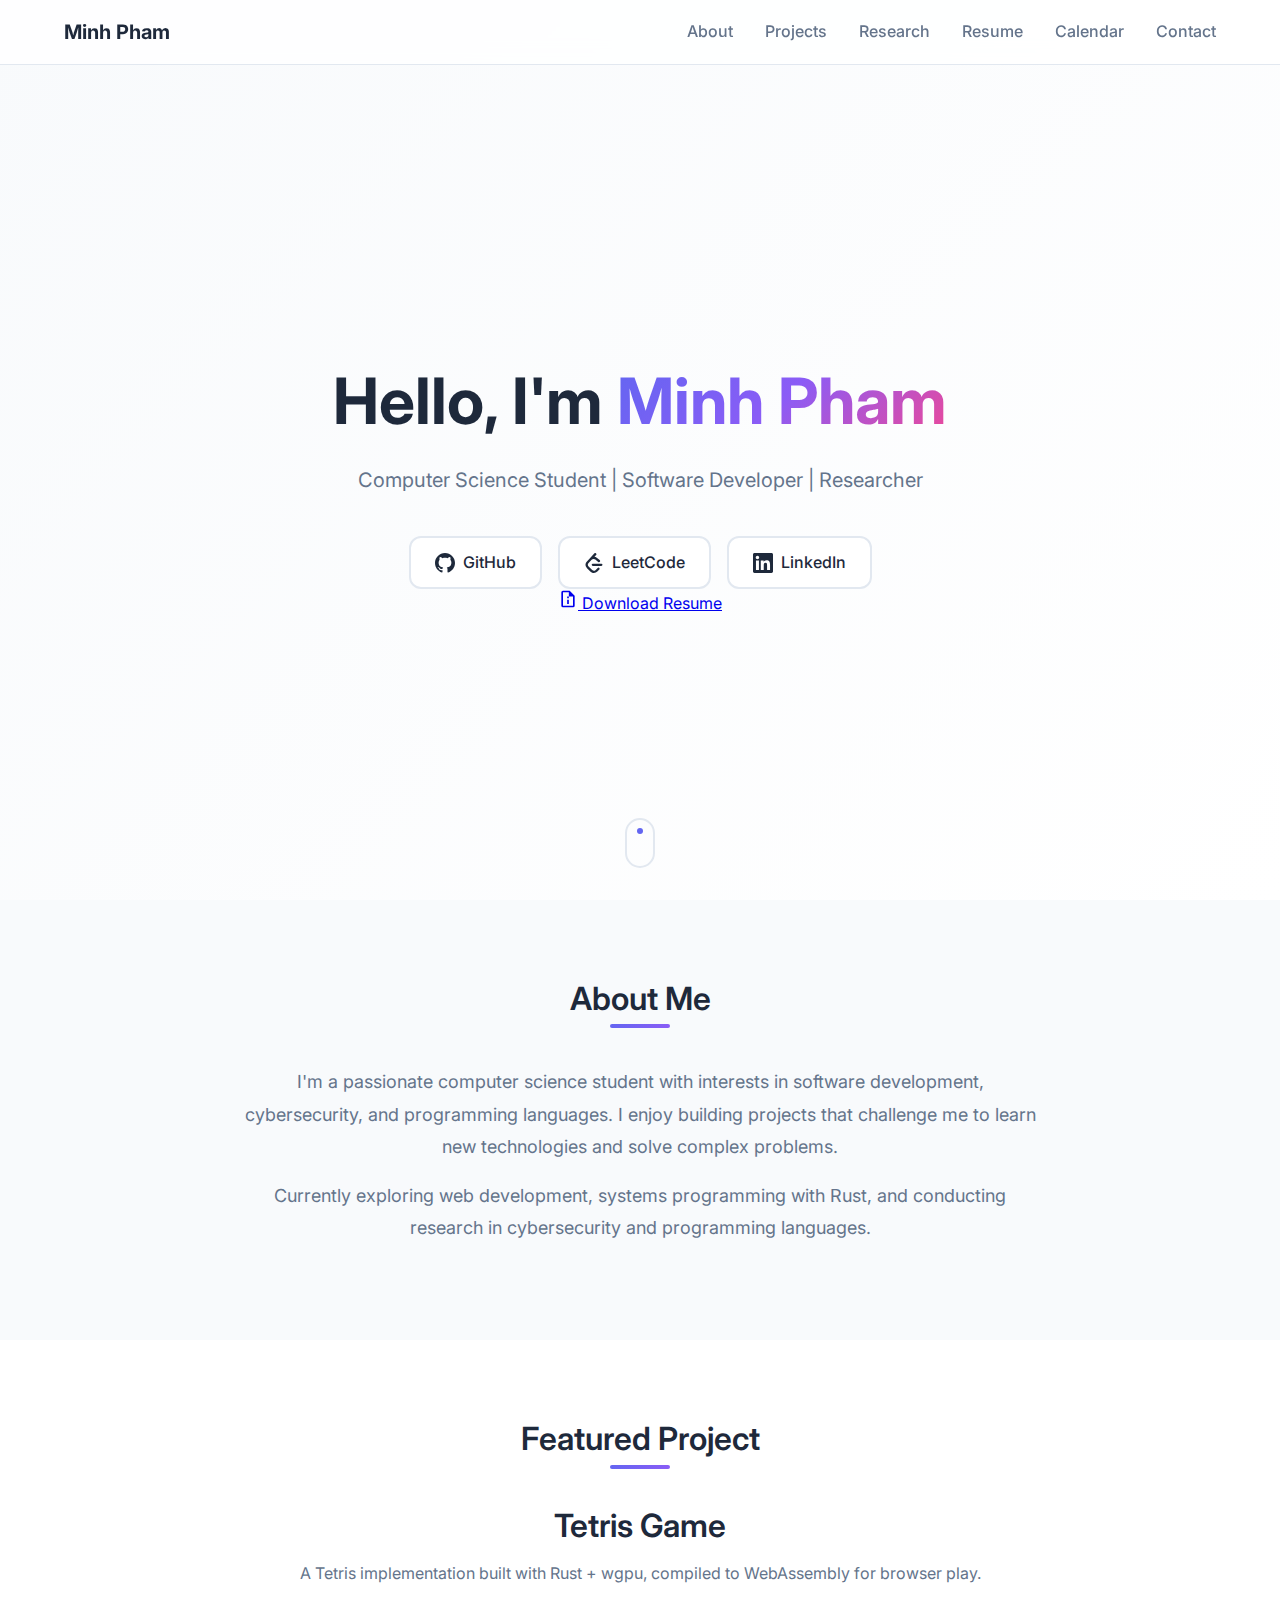
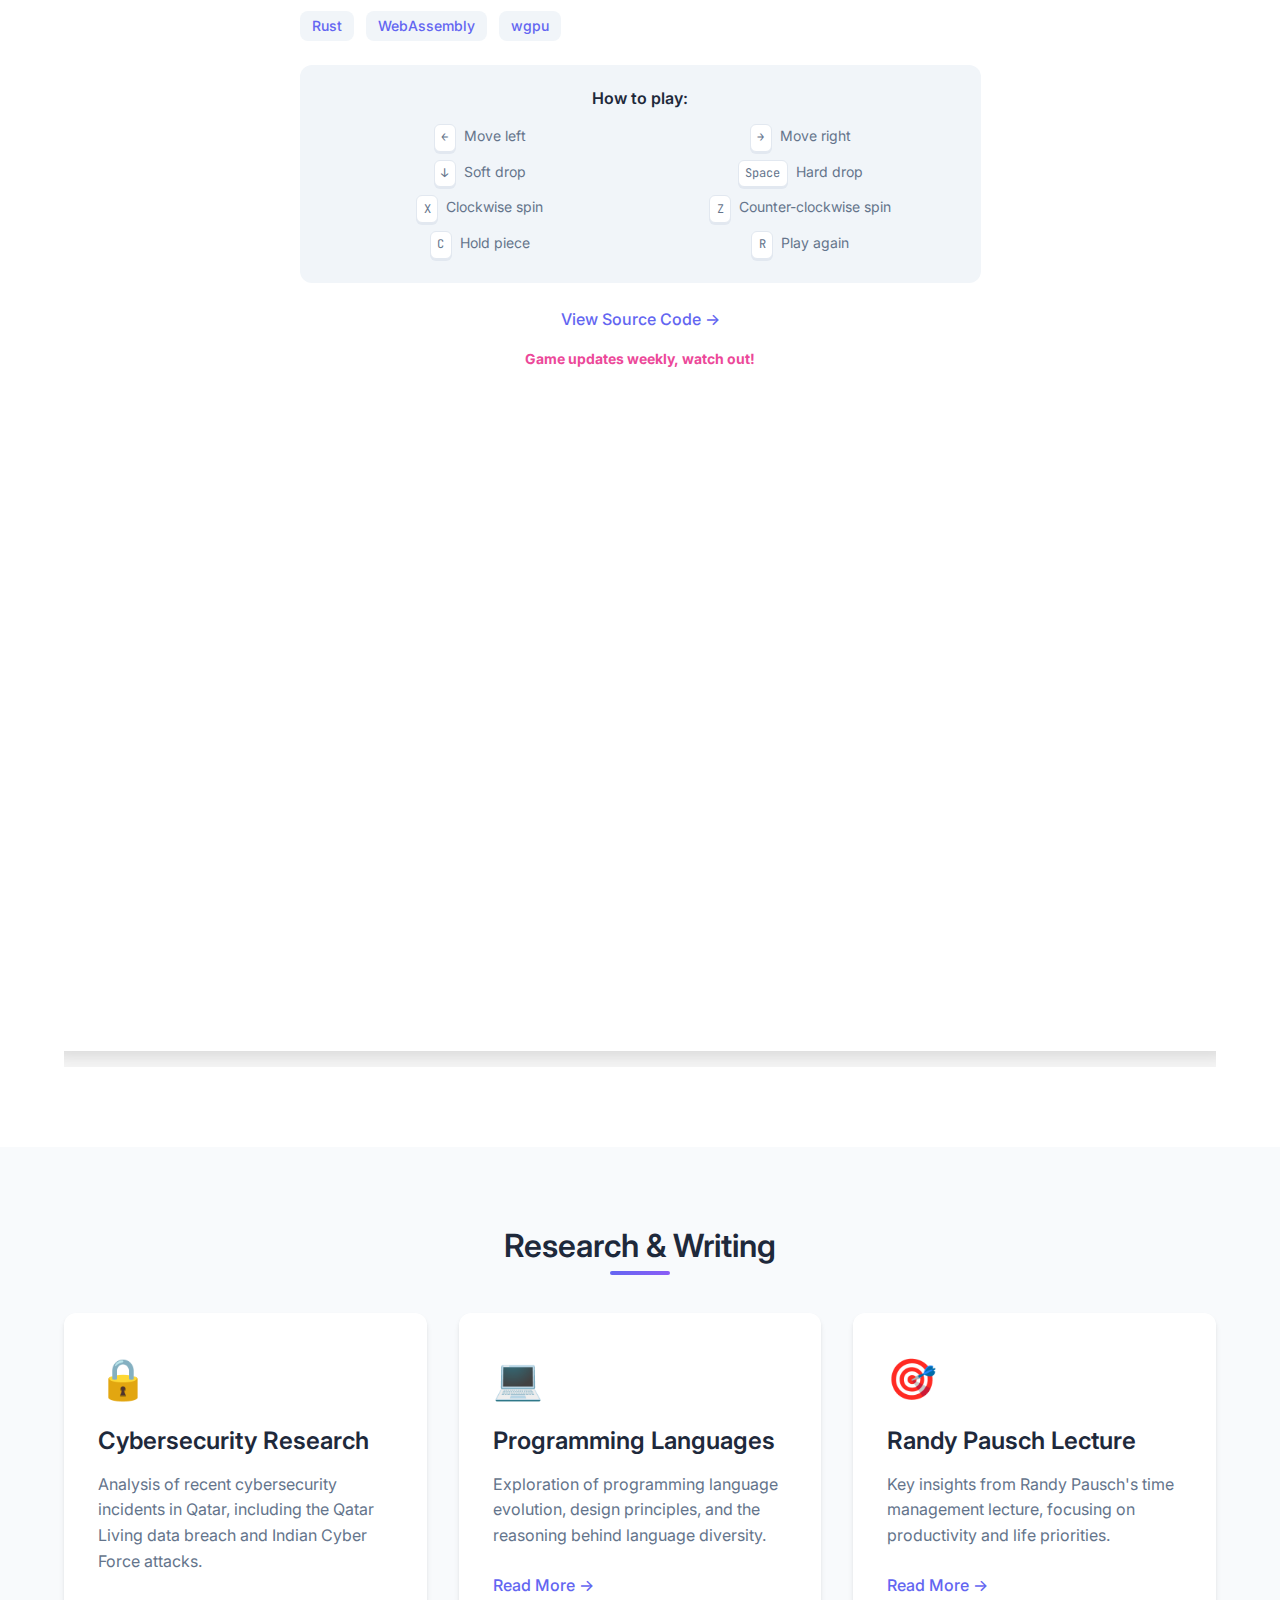
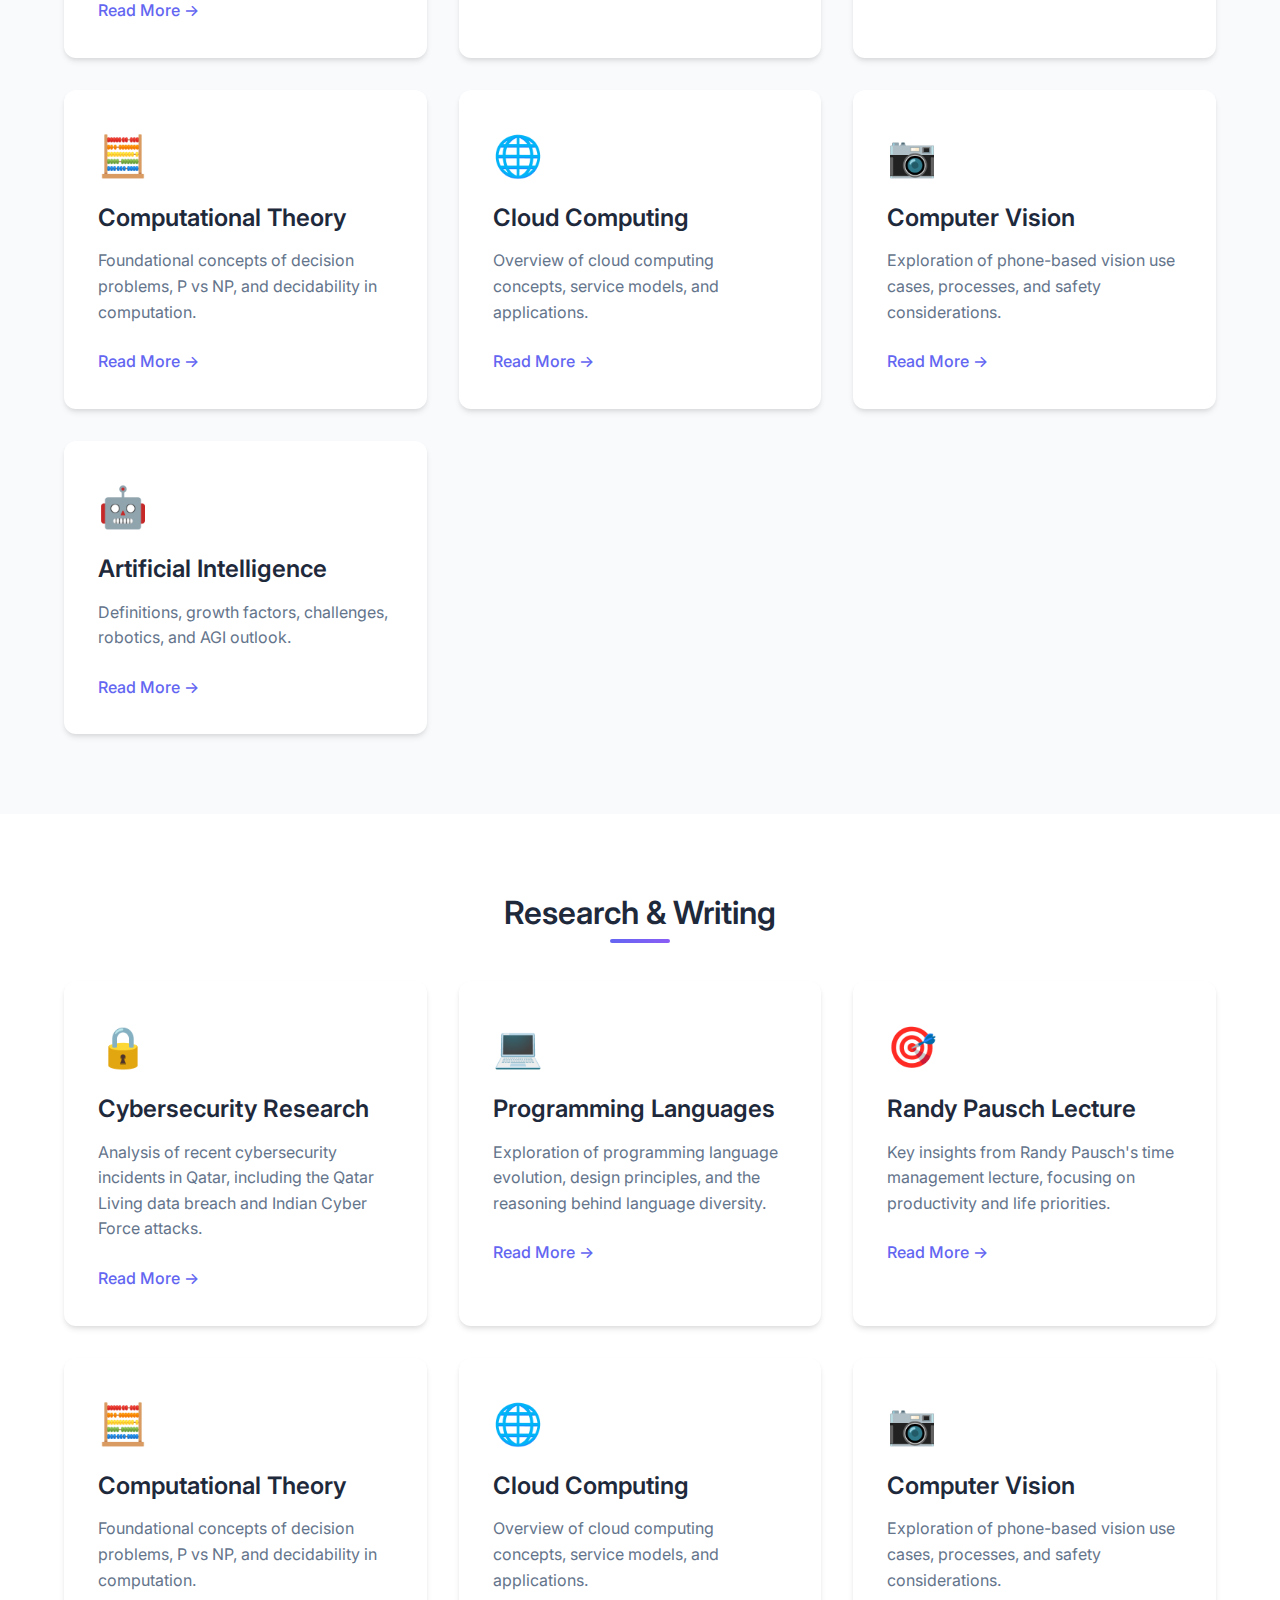
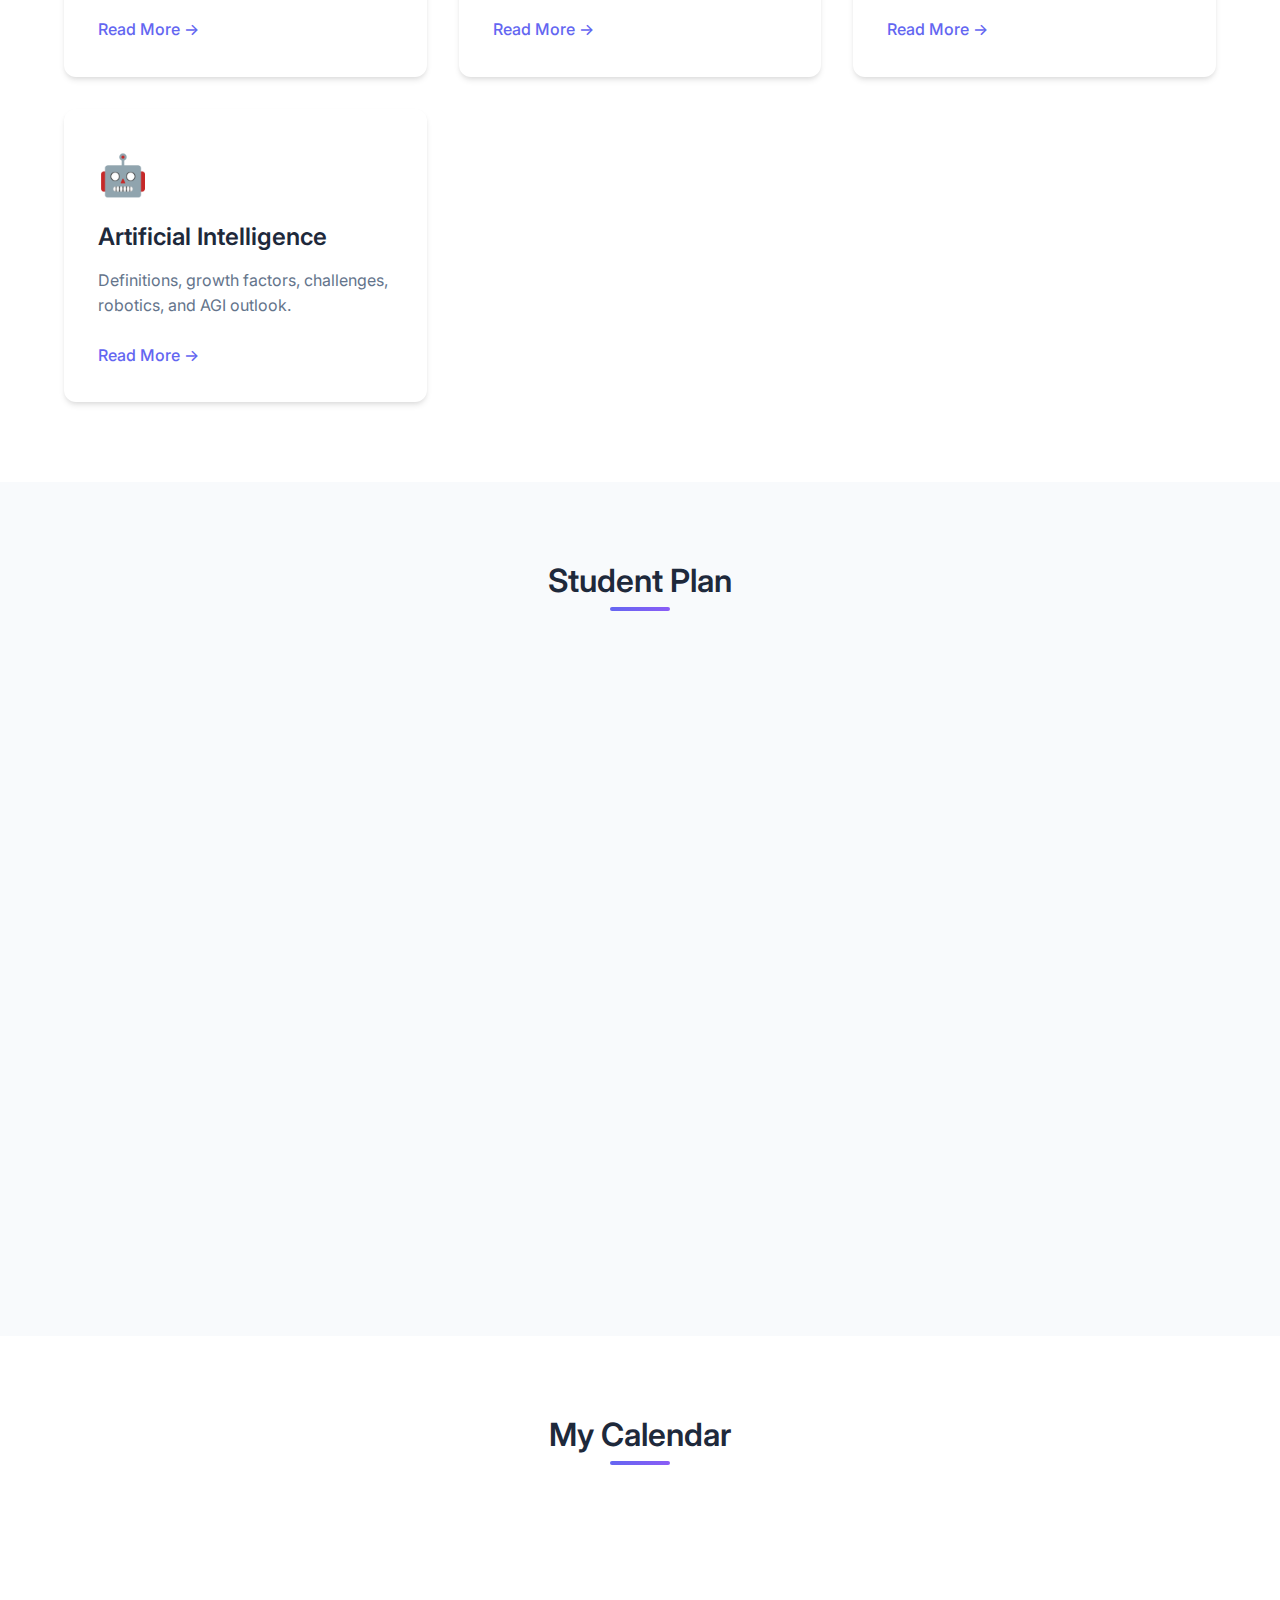
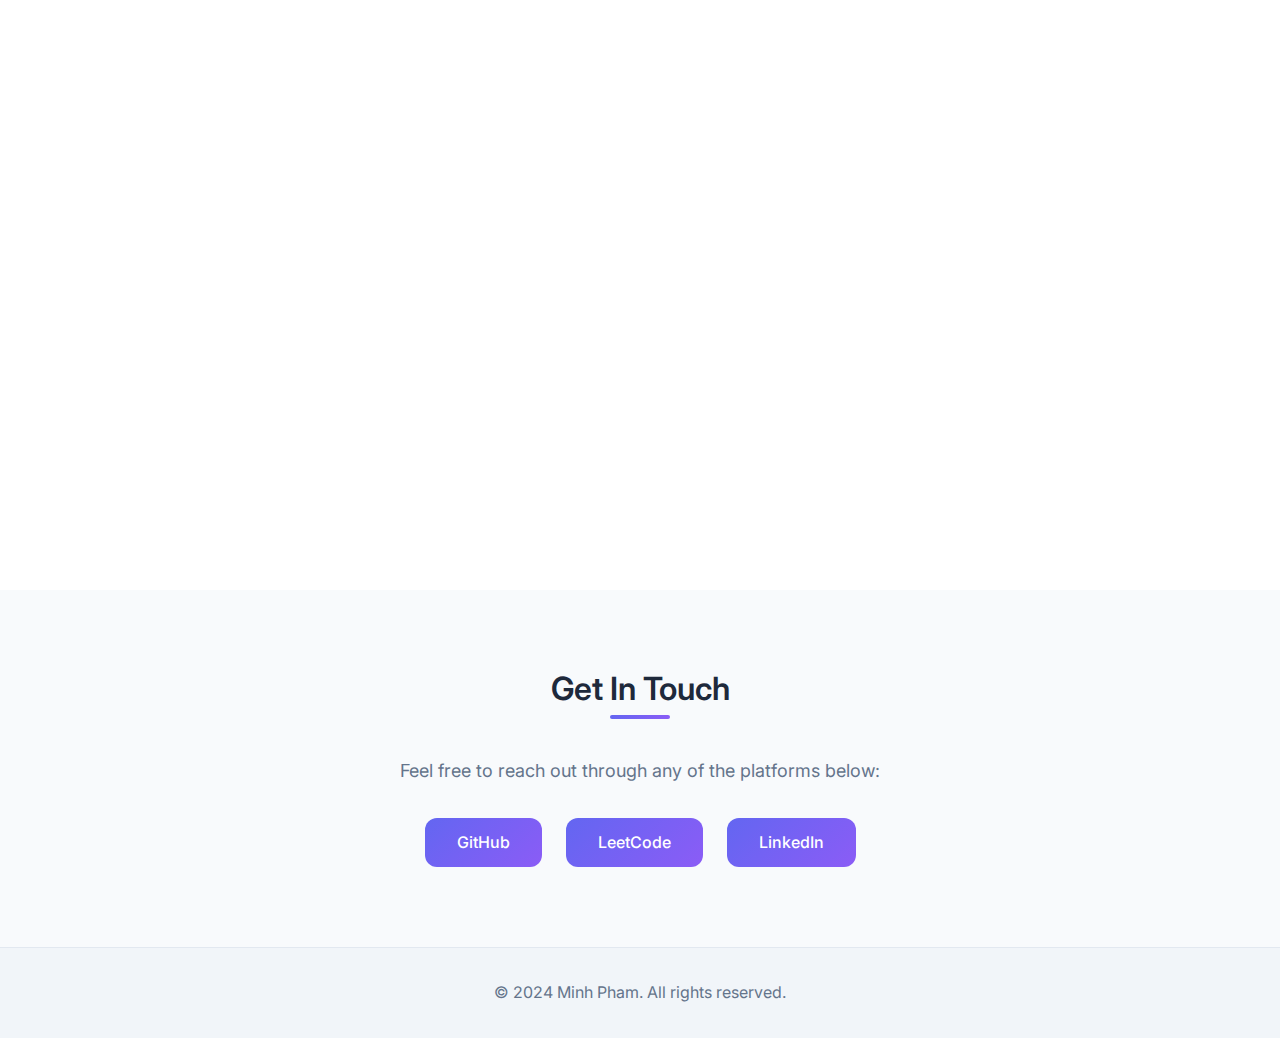
<file: index.html>
<!DOCTYPE html>
<html lang="en">
<head>
    <meta charset="UTF-8">
    <meta name="viewport" content="width=device-width, initial-scale=1.0">
    <title>Minh Pham - Portfolio</title>
    <link rel="stylesheet" href="styles.css">
    <link rel="preconnect" href="https://fonts.googleapis.com">
    <link rel="preconnect" href="https://fonts.gstatic.com" crossorigin>
    <link href="https://fonts.googleapis.com/css2?family=Inter:wght@400;500;600;700&family=JetBrains+Mono:wght@400;500&display=swap" rel="stylesheet">
</head>
<body>
    <nav class="navbar">
        <div class="nav-container">
            <div class="nav-brand">Minh Pham</div>
            <ul class="nav-menu">
                <li><a href="#about">About</a></li>
                <li><a href="#projects">Projects</a></li>
                <li><a href="#research">Research</a></li>
                <li><a href="Resume.pdf" target="_blank" rel="noopener noreferrer">Resume</a></li>
                <li><a href="#calendar">Calendar</a></li>
                <li><a href="#contact">Contact</a></li>
            </ul>
            <div class="nav-toggle" id="mobile-menu">
                <span class="bar"></span>
                <span class="bar"></span>
                <span class="bar"></span>
            </div>
        </div>
    </nav>

    <main>
        <section id="hero" class="hero">
            <div class="hero-content">
                <h1 class="hero-title">Hello, I'm <span class="gradient-text">Minh Pham</span></h1>
                <p class="hero-subtitle">Computer Science Student | Software Developer | Researcher</p>
                <div class="hero-links">
                    <a href="https://github.com/socpite" class="hero-link" target="_blank" rel="noopener noreferrer">
                        <svg class="icon" viewBox="0 0 24 24" fill="currentColor">
                            <path d="M12 0c-6.626 0-12 5.373-12 12 0 5.302 3.438 9.8 8.207 11.387.599.111.793-.261.793-.577v-2.234c-3.338.726-4.033-1.416-4.033-1.416-.546-1.387-1.333-1.756-1.333-1.756-1.089-.745.083-.729.083-.729 1.205.084 1.839 1.237 1.839 1.237 1.07 1.834 2.807 1.304 3.492.997.107-.775.418-1.305.762-1.604-2.665-.305-5.467-1.334-5.467-5.931 0-1.311.469-2.381 1.236-3.221-.124-.303-.535-1.524.117-3.176 0 0 1.008-.322 3.301 1.23.957-.266 1.983-.399 3.003-.404 1.02.005 2.047.138 3.006.404 2.291-1.552 3.297-1.23 3.297-1.23.653 1.653.242 2.874.118 3.176.77.84 1.235 1.911 1.235 3.221 0 4.609-2.807 5.624-5.479 5.921.43.372.823 1.102.823 2.222v3.293c0 .319.192.694.801.576 4.765-1.589 8.199-6.086 8.199-11.386 0-6.627-5.373-12-12-12z"/>
                        </svg>
                        GitHub
                    </a>
                    <a href="https://leetcode.com/u/HxLFcEfCXs/" class="hero-link" target="_blank" rel="noopener noreferrer">
                        <svg class="icon" viewBox="0 0 24 24" fill="currentColor">
                            <path d="M13.483 0a1.374 1.374 0 0 0-.961.438L7.116 6.226l-3.854 4.126a5.266 5.266 0 0 0-1.209 2.104 5.35 5.35 0 0 0-.125.513 5.527 5.527 0 0 0 .062 2.362 5.83 5.83 0 0 0 .349 1.017 5.938 5.938 0 0 0 1.271 1.818l4.277 4.193.039.038c2.248 2.165 5.852 2.133 8.063-.074l2.396-2.392c.54-.54.54-1.414.003-1.955a1.378 1.378 0 0 0-1.951-.003l-2.396 2.392a3.021 3.021 0 0 1-4.205.038l-.02-.019-4.276-4.193c-.652-.64-.972-1.469-.948-2.263a2.68 2.68 0 0 1 .066-.523 2.545 2.545 0 0 1 .619-1.164L9.13 8.114c1.058-1.134 3.204-1.27 4.43-.278l3.501 2.831c.593.48 1.461.387 1.94-.207a1.384 1.384 0 0 0-.207-1.943l-3.5-2.831c-.8-.647-1.766-1.045-2.774-1.202l2.015-2.158A1.384 1.384 0 0 0 13.483 0zm-2.866 12.815a1.38 1.38 0 0 0-1.38 1.382 1.38 1.38 0 0 0 1.38 1.382H20.79a1.38 1.38 0 0 0 1.38-1.382 1.38 1.38 0 0 0-1.38-1.382z"/>
                        </svg>
                        LeetCode
                    </a>
                    <a href="https://www.linkedin.com/in/minh-ph%E1%BA%A1m-c%C3%B4ng-ba16a5296/" class="hero-link" target="_blank" rel="noopener noreferrer">
                        <svg class="icon" viewBox="0 0 24 24" fill="currentColor">
                            <path d="M20.447 20.452h-3.554v-5.569c0-1.328-.027-3.037-1.852-3.037-1.853 0-2.136 1.445-2.136 2.939v5.667H9.351V9h3.414v1.561h.046c.477-.9 1.637-1.85 3.37-1.85 3.601 0 4.267 2.37 4.267 5.455v6.286zM5.337 7.433c-1.144 0-2.063-.926-2.063-2.065 0-1.138.92-2.063 2.063-2.063 1.14 0 2.064.925 2.064 2.063 0 1.139-.925 2.065-2.064 2.065zm1.782 13.019H3.555V9h3.564v11.452zM22.225 0H1.771C.792 0 0 .774 0 1.729v20.542C0 23.227.792 24 1.771 24h20.451C23.2 24 24 23.227 24 22.271V1.729C24 .774 23.2 0 22.222 0h.003z"/>
                        </svg>
                        LinkedIn
                    </a>
                </div>
                <a href="Resume.pdf" class="resume-button" target="_blank" rel="noopener noreferrer">
                    <svg class="icon" viewBox="0 0 24 24" fill="currentColor">
                        <path d="M14,2H6A2,2 0 0,0 4,4V20A2,2 0 0,0 6,22H18A2,2 0 0,0 20,20V8L14,2M18,20H6V4H13V9H18V20M13,13H11V18H13V13M13,9H11V11H13V9Z"/>
                    </svg>
                    Download Resume
                </a>
            </div>
            <div class="hero-scroll">
                <div class="scroll-indicator"></div>
            </div>
        </section>

        <section id="about" class="section about">
            <div class="container">
                <h2 class="section-title">About Me</h2>
                <div class="about-content">
                    <p>I'm a passionate computer science student with interests in software development, cybersecurity, and programming languages. I enjoy building projects that challenge me to learn new technologies and solve complex problems.</p>
                    <p>Currently exploring web development, systems programming with Rust, and conducting research in cybersecurity and programming languages.</p>
                </div>
            </div>
        </section>

        <section id="projects" class="section projects">
            <div class="container">
                <h2 class="section-title">Featured Project</h2>
                <div class="project-showcase">
                    <div class="project-info">
                        <h3>Tetris Game</h3>
                        <p>A Tetris implementation built with Rust + wgpu, compiled to WebAssembly for browser play.</p>
                        <div class="project-tech">
                            <span class="tech-tag">Rust</span>
                            <span class="tech-tag">WebAssembly</span>
                            <span class="tech-tag">wgpu</span>
                        </div>
                        <div class="controls">
                            <h4>How to play:</h4>
                            <ul class="controls-list">
                                <li><kbd>←</kbd> Move left</li>
                                <li><kbd>→</kbd> Move right</li>
                                <li><kbd>↓</kbd> Soft drop</li>
                                <li><kbd>Space</kbd> Hard drop</li>
                                <li><kbd>X</kbd> Clockwise spin</li>
                                <li><kbd>Z</kbd> Counter-clockwise spin</li>
                                <li><kbd>C</kbd> Hold piece</li>
                                <li><kbd>R</kbd> Play again</li>
                            </ul>
                        </div>
                        <a href="https://github.com/socpite/Tetris" class="project-link" target="_blank" rel="noopener noreferrer">
                            View Source Code →
                        </a>
                        <p class="update-note"><strong>Game updates weekly, watch out!</strong></p>
                    </div>
                    <div class="project-game">
                        <canvas id="canvas" width="1200" height="600"></canvas>
                    </div>
                </div>
            </div>
        </section>

        <section id="research" class="section research">
            <div class="container">
                <h2 class="section-title">Research & Writing</h2>
                <div class="research-grid">
                    <article class="research-card">
                        <div class="research-icon">🔒</div>
                        <h3>Cybersecurity Research</h3>
                        <p>Analysis of recent cybersecurity incidents in Qatar, including the Qatar Living data breach and Indian Cyber Force attacks.</p>
                        <a href="cybersecurity.html" class="research-link">Read More →</a>
                    </article>
                    <article class="research-card">
                        <div class="research-icon">💻</div>
                        <h3>Programming Languages</h3>
                        <p>Exploration of programming language evolution, design principles, and the reasoning behind language diversity.</p>
                        <a href="pl.html" class="research-link">Read More →</a>
                    </article>
                    <article class="research-card">
                        <div class="research-icon">🎯</div>
                        <h3>Randy Pausch Lecture</h3>
                        <p>Key insights from Randy Pausch's time management lecture, focusing on productivity and life priorities.</p>
                        <a href="randy_pausch.html" class="research-link">Read More →</a>
                    </article>
                    <article class="research-card">
                        <div class="research-icon">🧮</div>
                        <h3>Computational Theory</h3>
                        <p>Foundational concepts of decision problems, P vs NP, and decidability in computation.</p>
                        <a href="computational_theory.html" class="research-link">Read More →</a>
                    </article>
                    <article class="research-card">
                        <div class="research-icon">🌐</div>
                        <h3>Cloud Computing</h3>
                        <p>Overview of cloud computing concepts, service models, and applications.</p>
                        <a href="cloud_computing.html" class="research-link">Read More →</a>
                    </article>
                    <article class="research-card">
                        <div class="research-icon">📷</div>
                        <h3>Computer Vision</h3>
                        <p>Exploration of phone-based vision use cases, processes, and safety considerations.</p>
                        <a href="computer_vision.html" class="research-link">Read More →</a>
                    </article>
                    <article class="research-card">
                        <div class="research-icon">🤖</div>
                        <h3>Artificial Intelligence</h3>
                        <p>Definitions, growth factors, challenges, robotics, and AGI outlook.</p>
                        <a href="artificial_intelligence.html" class="research-link">Read More →</a>
                    </article>
                </div>
            </div>
        </section>

        <section id="artificial-intelligence" class="section research">
            <div class="container">
                <h2 class="section-title">Research & Writing</h2>
                <div class="research-grid">
                    <article class="research-card">
                        <div class="research-icon">🔒</div>
                        <h3>Cybersecurity Research</h3>
                        <p>Analysis of recent cybersecurity incidents in Qatar, including the Qatar Living data breach and Indian Cyber Force attacks.</p>
                        <a href="cybersecurity.html" class="research-link">Read More →</a>
                    </article>
                    <article class="research-card">
                        <div class="research-icon">💻</div>
                        <h3>Programming Languages</h3>
                        <p>Exploration of programming language evolution, design principles, and the reasoning behind language diversity.</p>
                        <a href="pl.html" class="research-link">Read More →</a>
                    </article>
                    <article class="research-card">
                        <div class="research-icon">🎯</div>
                        <h3>Randy Pausch Lecture</h3>
                        <p>Key insights from Randy Pausch's time management lecture, focusing on productivity and life priorities.</p>
                        <a href="randy_pausch.html" class="research-link">Read More →</a>
                    </article>
                    <article class="research-card">
                        <div class="research-icon">🧮</div>
                        <h3>Computational Theory</h3>
                        <p>Foundational concepts of decision problems, P vs NP, and decidability in computation.</p>
                        <a href="computational_theory.html" class="research-link">Read More →</a>
                    </article>
                    <article class="research-card">
                        <div class="research-icon">🌐</div>
                        <h3>Cloud Computing</h3>
                        <p>Overview of cloud computing concepts, service models, and applications.</p>
                        <a href="cloud_computing.html" class="research-link">Read More →</a>
                    </article>
                    <article class="research-card">
                        <div class="research-icon">📷</div>
                        <h3>Computer Vision</h3>
                        <p>Exploration of phone-based vision use cases, processes, and safety considerations.</p>
                        <a href="computer_vision.html" class="research-link">Read More →</a>
                    </article>
                    <article class="research-card">
                        <div class="research-icon">🤖</div>
                        <h3>Artificial Intelligence</h3>
                        <p>Definitions, growth factors, challenges, robotics, and AGI outlook.</p>
                        <a href="artificial_intelligence.html" class="research-link">Read More →</a>
                    </article>
                </div>
            </div>
        </section>

        <section id="student-plan" class="section student-plan">
            <div class="container">
                <h2 class="section-title">Student Plan</h2>
                <div class="student-plan-embed">
                    <iframe src="Student_plan_mcpham_09-26-2025T22_55_37.pdf" style="border:0" width="100%" height="600" frameborder="0"></iframe>
                </div>
            </div>
        </section>

        <section id="calendar" class="section calendar">
            <div class="container">
                <h2 class="section-title">My Calendar</h2>
                <div class="calendar-embed">
                    <iframe src="https://calendar.google.com/calendar/embed?src=socpite%40gmail.com&ctz=Asia%2FQatar" style="border:0" width="100%" height="600" frameborder="0" scrolling="no" loading="lazy" referrerpolicy="no-referrer-when-downgrade"></iframe>
                </div>
            </div>
        </section>

        <section id="contact" class="section contact">
            <div class="container">
                <h2 class="section-title">Get In Touch</h2>
                <p class="contact-text">Feel free to reach out through any of the platforms below:</p>
                <div class="contact-links">
                    <a href="https://github.com/socpite" class="contact-link" target="_blank" rel="noopener noreferrer">GitHub</a>
                    <a href="https://leetcode.com/u/HxLFcEfCXs/" class="contact-link" target="_blank" rel="noopener noreferrer">LeetCode</a>
                    <a href="https://www.linkedin.com/in/minh-ph%E1%BA%A1m-c%C3%B4ng-ba16a5296/" class="contact-link" target="_blank" rel="noopener noreferrer">LinkedIn</a>
                </div>
            </div>
        </section>
    </main>

    <footer class="footer">
        <div class="container">
            <p>&copy; 2024 Minh Pham. All rights reserved.</p>
        </div>
    </footer>

    <script type="module">
        import init from "./pkg/tetris.js";
        init().then(() => {
            console.log("WASM Loaded");
        });

        // Mobile menu toggle
        const mobileMenu = document.getElementById('mobile-menu');
        const navMenu = document.querySelector('.nav-menu');

        mobileMenu.addEventListener('click', () => {
            navMenu.classList.toggle('active');
            mobileMenu.classList.toggle('active');
        });

        // Smooth scrolling for navigation links
        document.querySelectorAll('a[href^="#"]').forEach(anchor => {
            anchor.addEventListener('click', function (e) {
                e.preventDefault();
                const target = document.querySelector(this.getAttribute('href'));
                if (target) {
                    target.scrollIntoView({
                        behavior: 'smooth',
                        block: 'start'
                    });
                    // Close mobile menu if open
                    navMenu.classList.remove('active');
                    mobileMenu.classList.remove('active');
                }
            });
        });

        // Active nav link highlighting
        const sections = document.querySelectorAll('section');
        const navLinks = document.querySelectorAll('.nav-menu a');

        window.addEventListener('scroll', () => {
            let current = '';
            sections.forEach(section => {
                const sectionTop = section.offsetTop;
                const sectionHeight = section.clientHeight;
                if (scrollY >= (sectionTop - 200)) {
                    current = section.getAttribute('id');
                }
            });

            navLinks.forEach(link => {
                link.classList.remove('active');
                if (link.getAttribute('href').slice(1) === current) {
                    link.classList.add('active');
                }
            });
        });
    </script>
</body>
</html>
</file>
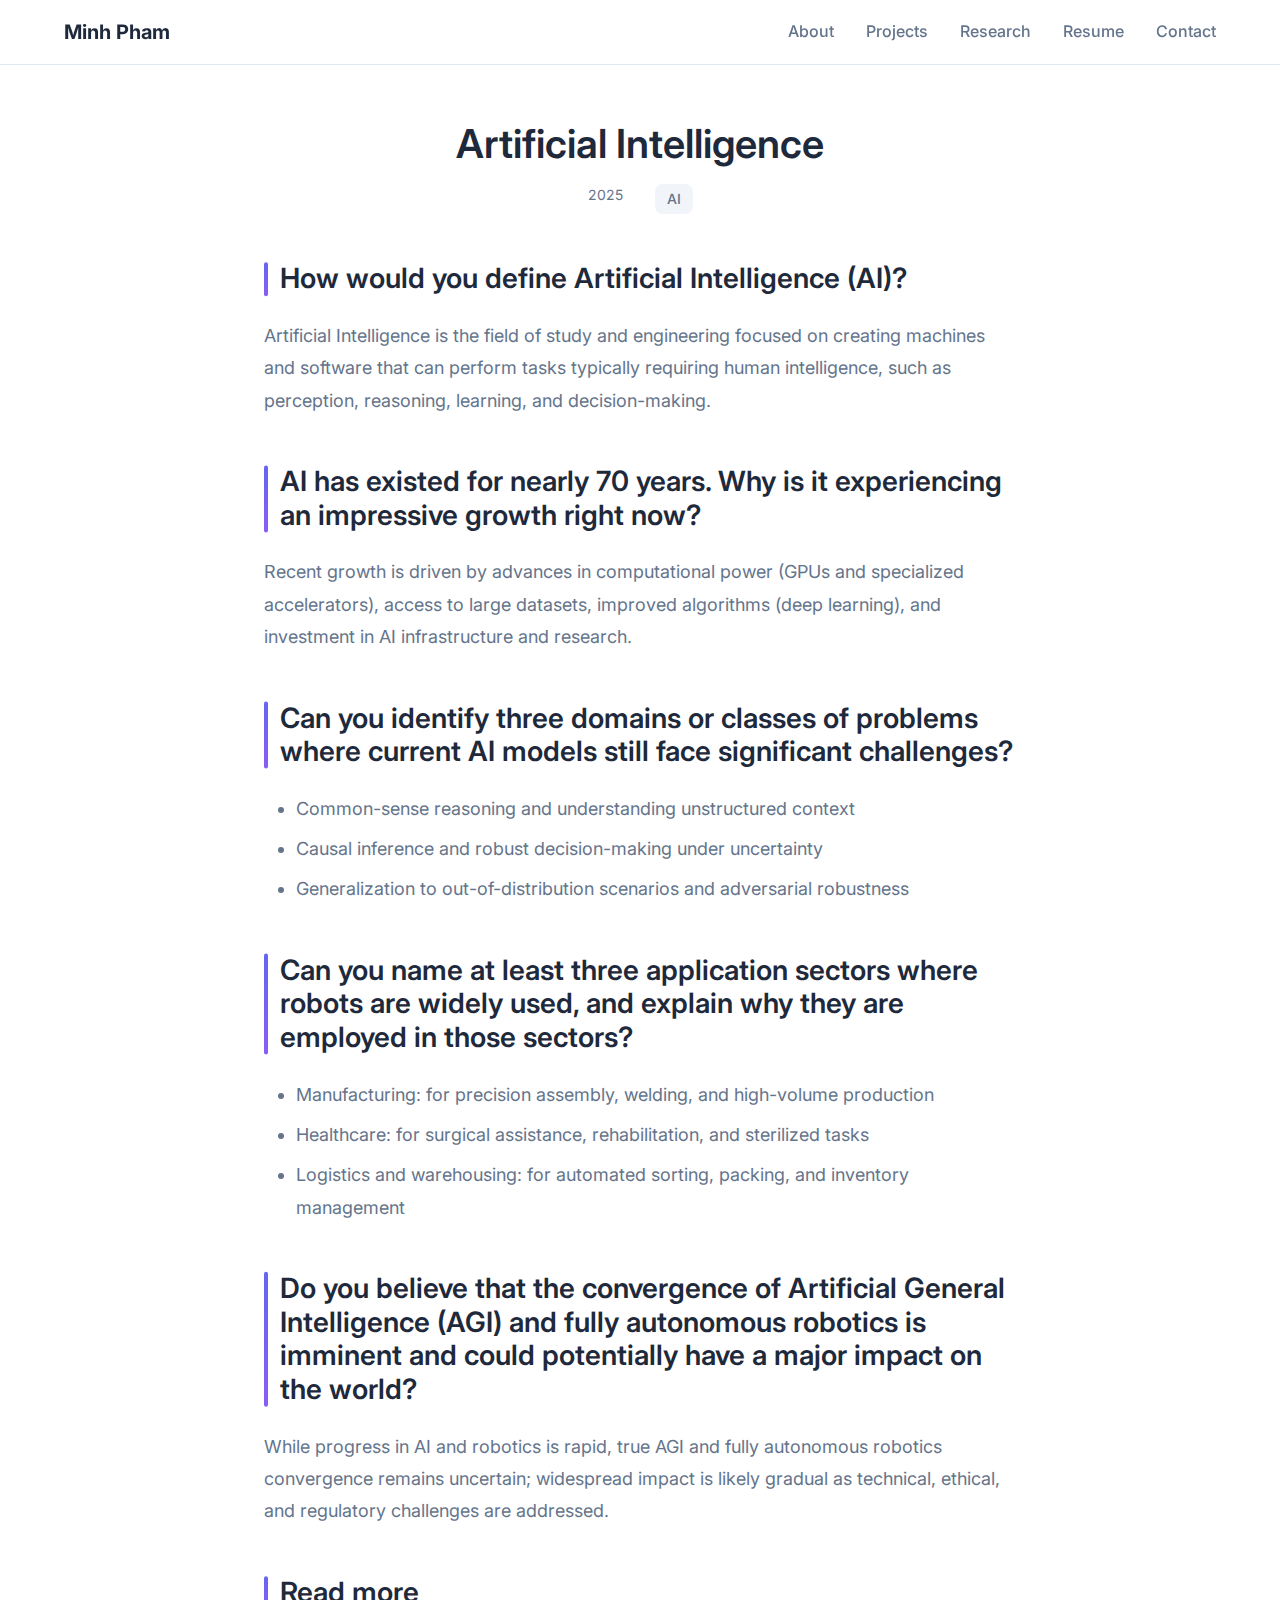
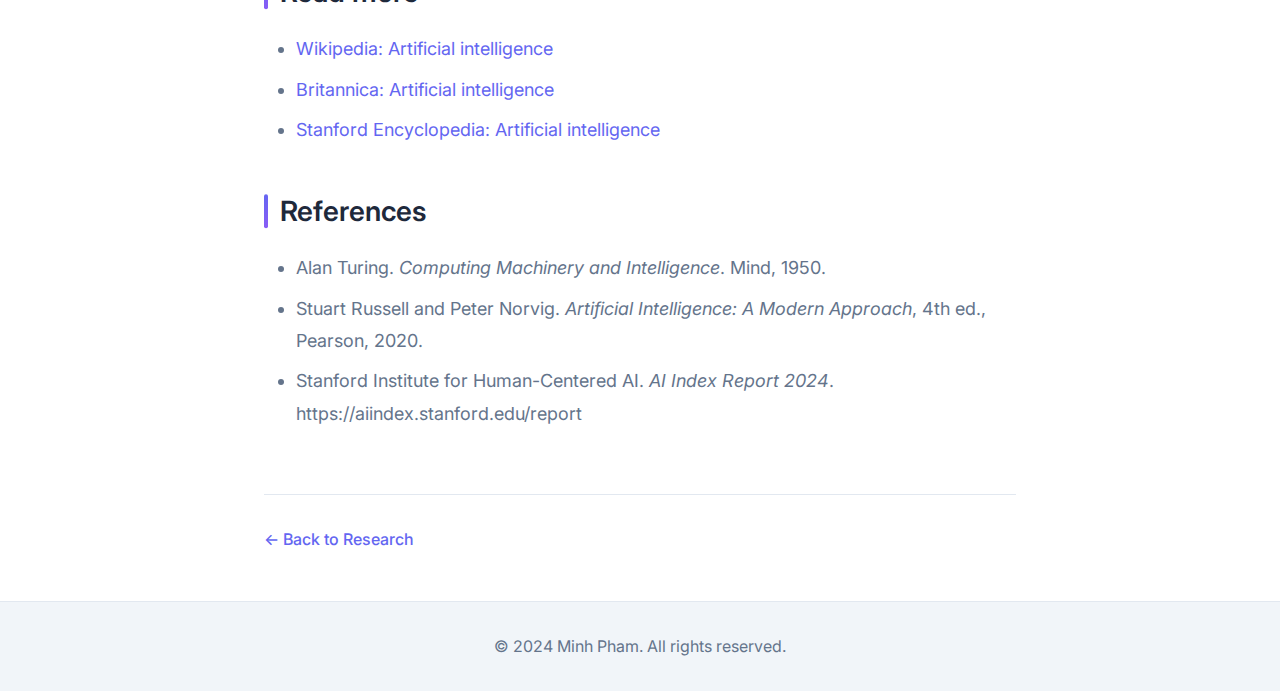
<file: artificial_intelligence.html>
<!DOCTYPE html>
<html lang="en">
<head>
    <meta charset="UTF-8">
    <meta name="viewport" content="width=device-width, initial-scale=1.0">
    <title>Artificial Intelligence - Minh Pham</title>
    <link rel="stylesheet" href="styles.css">
    <link rel="stylesheet" href="research-styles.css">
    <link rel="preconnect" href="https://fonts.googleapis.com">
    <link rel="preconnect" href="https://fonts.gstatic.com" crossorigin>
    <link href="https://fonts.googleapis.com/css2?family=Inter:wght@400;500;600;700&family=JetBrains+Mono:wght@400;500&display=swap" rel="stylesheet">
</head>
<body>
    <nav class="navbar">
        <div class="nav-container">
            <div class="nav-brand"><a href="index.html">Minh Pham</a></div>
            <ul class="nav-menu">
                <li><a href="index.html#about">About</a></li>
                <li><a href="index.html#projects">Projects</a></li>
                <li><a href="index.html#research">Research</a></li>
                <li><a href="Resume.pdf" target="_blank" rel="noopener noreferrer">Resume</a></li>
                <li><a href="index.html#contact">Contact</a></li>
            </ul>
            <div class="nav-toggle" id="mobile-menu">
                <span class="bar"></span>
                <span class="bar"></span>
                <span class="bar"></span>
            </div>
        </div>
    </nav>

    <main class="research-main">
        <article class="research-article">
            <header class="research-header">
                <h1>Artificial Intelligence</h1>
                <div class="research-meta">
                    <span class="research-date">2025</span>
                    <span class="research-category">AI</span>
                </div>
            </header>

            <div class="research-content">
                <h2>How would you define Artificial Intelligence (AI)?</h2>
                <p>Artificial Intelligence is the field of study and engineering focused on creating machines and software that can perform tasks typically requiring human intelligence, such as perception, reasoning, learning, and decision-making.</p>

                <h2>AI has existed for nearly 70 years. Why is it experiencing an impressive growth right now?</h2>
                <p>Recent growth is driven by advances in computational power (GPUs and specialized accelerators), access to large datasets, improved algorithms (deep learning), and investment in AI infrastructure and research.</p>

                <h2>Can you identify three domains or classes of problems where current AI models still face significant challenges?</h2>
                <ul>
                    <li>Common-sense reasoning and understanding unstructured context</li>
                    <li>Causal inference and robust decision-making under uncertainty</li>
                    <li>Generalization to out-of-distribution scenarios and adversarial robustness</li>
                </ul>

                <h2>Can you name at least three application sectors where robots are widely used, and explain why they are employed in those sectors?</h2>
                <ul>
                    <li>Manufacturing: for precision assembly, welding, and high-volume production</li>
                    <li>Healthcare: for surgical assistance, rehabilitation, and sterilized tasks</li>
                    <li>Logistics and warehousing: for automated sorting, packing, and inventory management</li>
                </ul>

                <h2>Do you believe that the convergence of Artificial General Intelligence (AGI) and fully autonomous robotics is imminent and could potentially have a major impact on the world?</h2>
                <p>While progress in AI and robotics is rapid, true AGI and fully autonomous robotics convergence remains uncertain; widespread impact is likely gradual as technical, ethical, and regulatory challenges are addressed.</p>

                <h2>Read more</h2>
                <ul>
                    <li><a href="https://en.wikipedia.org/wiki/Artificial_intelligence">Wikipedia: Artificial intelligence</a></li>
                    <li><a href="https://www.britannica.com/technology/artificial-intelligence">Britannica: Artificial intelligence</a></li>
                    <li><a href="https://plato.stanford.edu/entries/artificial-intelligence/">Stanford Encyclopedia: Artificial intelligence</a></li>
                </ul>

                <h2>References</h2>
                <ul>
                    <li>Alan Turing. <em>Computing Machinery and Intelligence</em>. Mind, 1950.</li>
                    <li>Stuart Russell and Peter Norvig. <em>Artificial Intelligence: A Modern Approach</em>, 4th ed., Pearson, 2020.</li>
                    <li>Stanford Institute for Human-Centered AI. <em>AI Index Report 2024</em>. https://aiindex.stanford.edu/report</li>
                </ul>
            </div>

            <footer class="research-footer">
                <a href="index.html#research" class="back-link">← Back to Research</a>
            </footer>
        </article>
    </main>

    <footer class="footer">
        <div class="container">
            <p>&copy; 2024 Minh Pham. All rights reserved.</p>
        </div>
    </footer>

    <script>
        // Mobile menu toggle
        const mobileMenu = document.getElementById('mobile-menu');
        const navMenu = document.querySelector('.nav-menu');

        mobileMenu.addEventListener('click', () => {
            navMenu.classList.toggle('active');
            mobileMenu.classList.toggle('active');
        });
    </script>
</body>
</html>
</file>
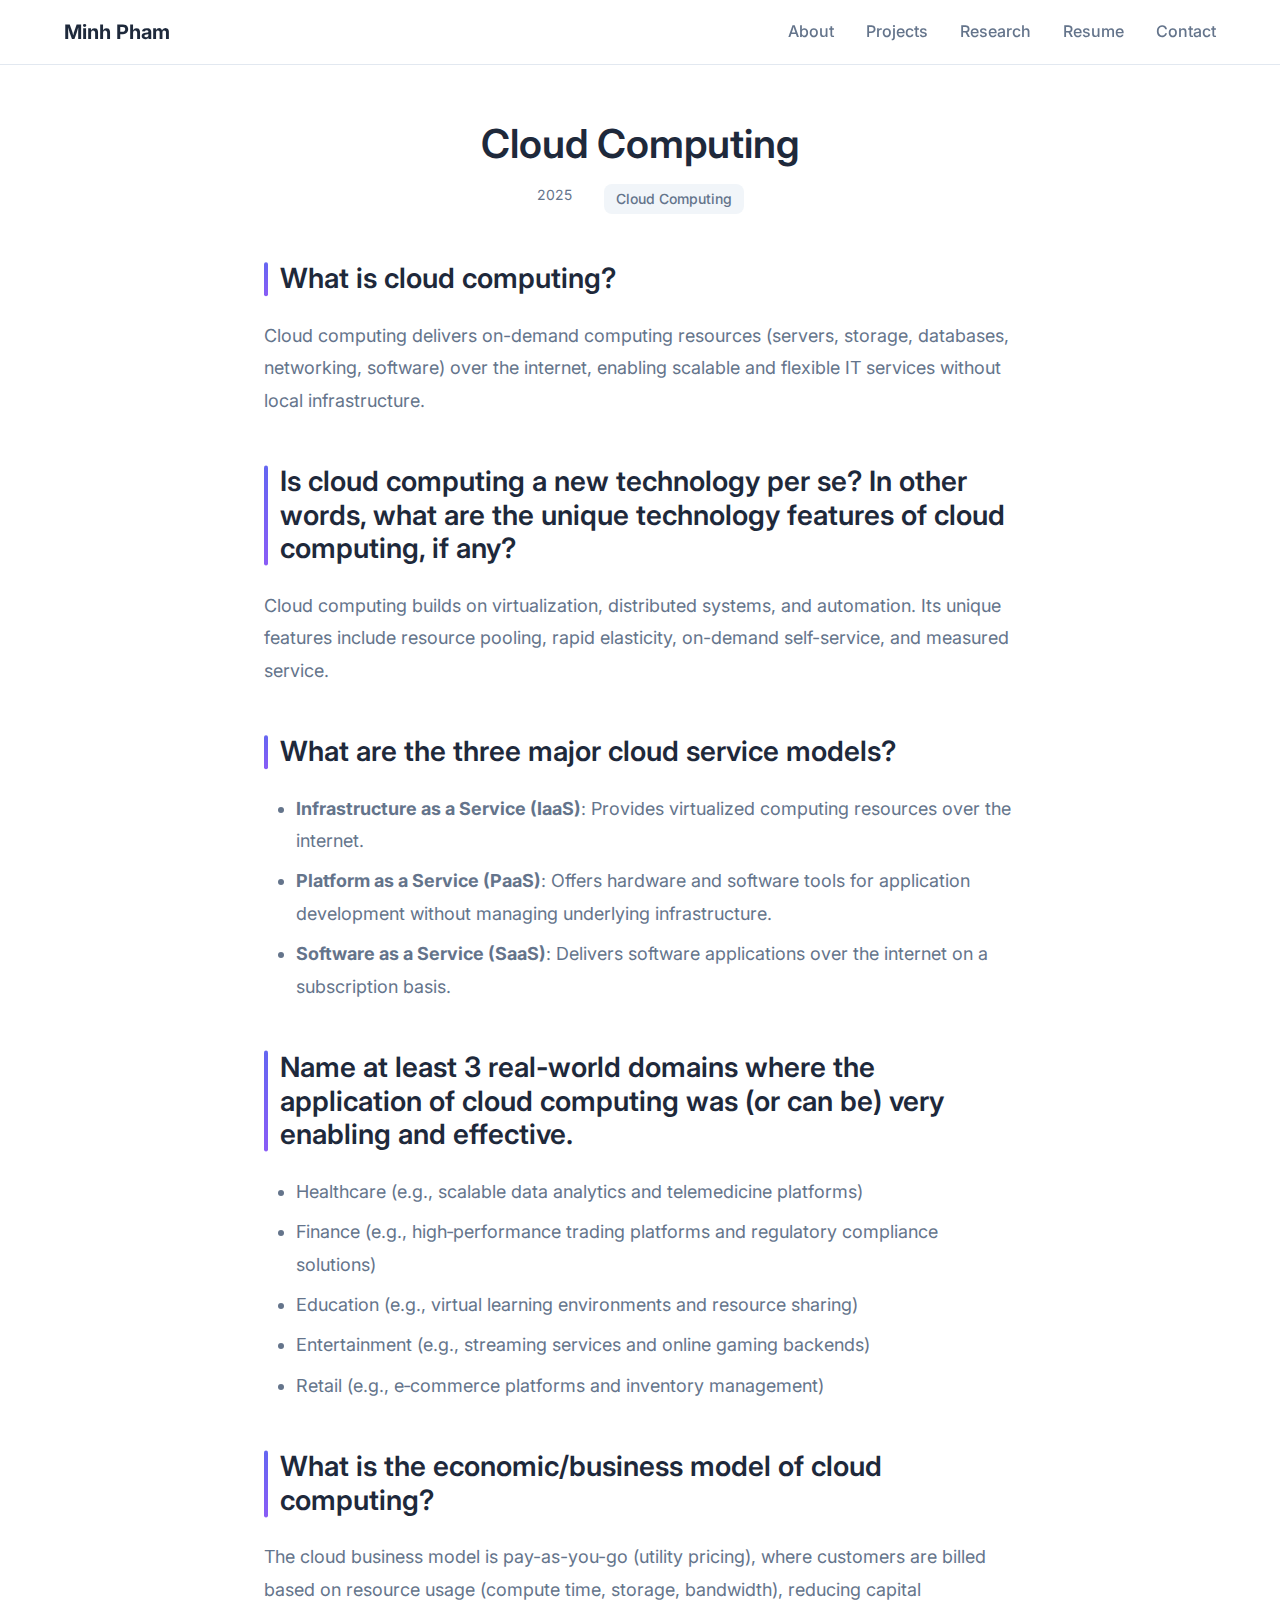
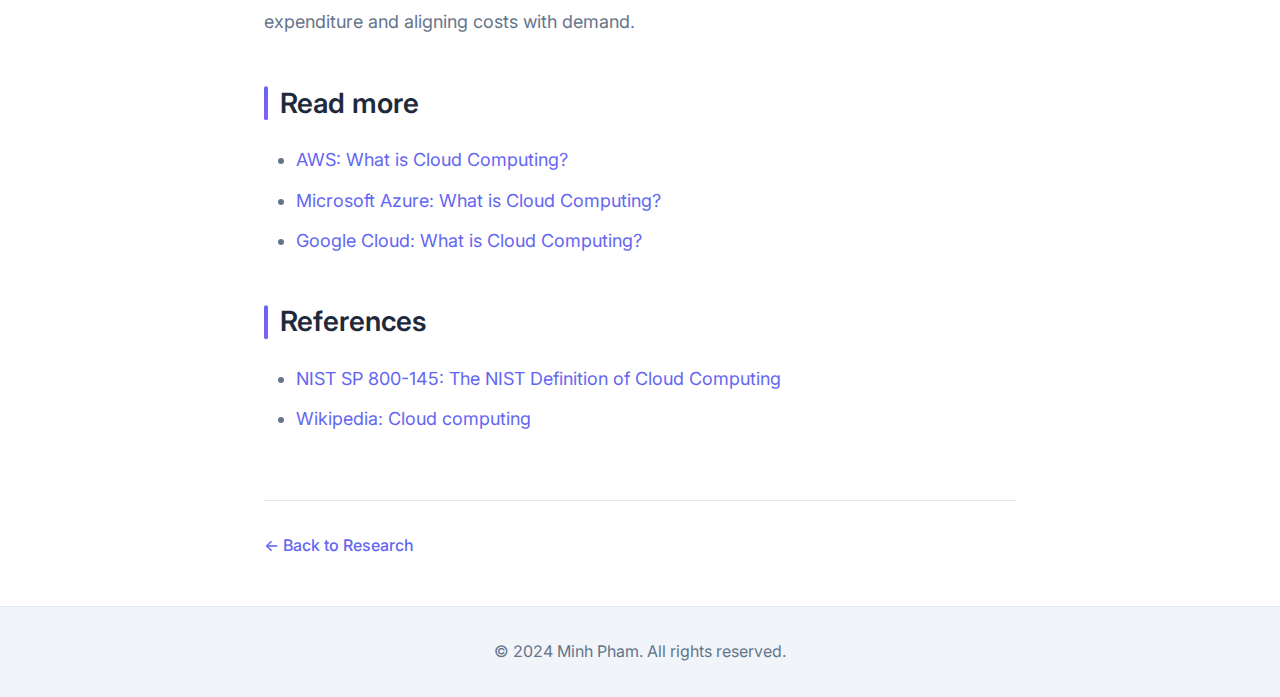
<file: cloud_computing.html>
<!DOCTYPE html>
<html lang="en">
<head>
    <meta charset="UTF-8">
    <meta name="viewport" content="width=device-width, initial-scale=1.0">
    <title>Cloud Computing - Minh Pham</title>
    <link rel="stylesheet" href="styles.css">
    <link rel="stylesheet" href="research-styles.css">
    <link rel="preconnect" href="https://fonts.googleapis.com">
    <link rel="preconnect" href="https://fonts.gstatic.com" crossorigin>
    <link href="https://fonts.googleapis.com/css2?family=Inter:wght@400;500;600;700&family=JetBrains+Mono:wght@400;500&display=swap" rel="stylesheet">
</head>
<body>
    <nav class="navbar">
        <div class="nav-container">
            <div class="nav-brand"><a href="index.html">Minh Pham</a></div>
            <ul class="nav-menu">
                <li><a href="index.html#about">About</a></li>
                <li><a href="index.html#projects">Projects</a></li>
                <li><a href="index.html#research">Research</a></li>
                <li><a href="Resume.pdf" target="_blank" rel="noopener noreferrer">Resume</a></li>
                <li><a href="index.html#contact">Contact</a></li>
            </ul>
            <div class="nav-toggle" id="mobile-menu">
                <span class="bar"></span>
                <span class="bar"></span>
                <span class="bar"></span>
            </div>
        </div>
    </nav>

    <main class="research-main">
        <article class="research-article">
            <header class="research-header">
                <h1>Cloud Computing</h1>
                <div class="research-meta">
                    <span class="research-date">2025</span>
                    <span class="research-category">Cloud Computing</span>
                </div>
            </header>

            <div class="research-content">
                <h2>What is cloud computing?</h2>
                <p>Cloud computing delivers on-demand computing resources (servers, storage, databases, networking, software) over the internet, enabling scalable and flexible IT services without local infrastructure.</p>

                <h2>Is cloud computing a new technology per se? In other words, what are the unique technology features of cloud computing, if any?</h2>
                <p>Cloud computing builds on virtualization, distributed systems, and automation. Its unique features include resource pooling, rapid elasticity, on-demand self-service, and measured service.</p>

                <h2>What are the three major cloud service models?</h2>
                <ul>
                    <li><strong>Infrastructure as a Service (IaaS)</strong>: Provides virtualized computing resources over the internet.</li>
                    <li><strong>Platform as a Service (PaaS)</strong>: Offers hardware and software tools for application development without managing underlying infrastructure.</li>
                    <li><strong>Software as a Service (SaaS)</strong>: Delivers software applications over the internet on a subscription basis.</li>
                </ul>

                <h2>Name at least 3 real-world domains where the application of cloud computing was (or can be) very enabling and effective.</h2>
                <ul>
                    <li>Healthcare (e.g., scalable data analytics and telemedicine platforms)</li>
                    <li>Finance (e.g., high‑performance trading platforms and regulatory compliance solutions)</li>
                    <li>Education (e.g., virtual learning environments and resource sharing)</li>
                    <li>Entertainment (e.g., streaming services and online gaming backends)</li>
                    <li>Retail (e.g., e‑commerce platforms and inventory management)</li>
                </ul>

                <h2>What is the economic/business model of cloud computing?</h2>
                <p>The cloud business model is pay-as-you-go (utility pricing), where customers are billed based on resource usage (compute time, storage, bandwidth), reducing capital expenditure and aligning costs with demand.</p>

                <h2>Read more</h2>
                <ul>
                    <li><a href="https://aws.amazon.com/what-is-cloud-computing/">AWS: What is Cloud Computing?</a></li>
                    <li><a href="https://azure.microsoft.com/en-us/overview/what-is-cloud-computing/">Microsoft Azure: What is Cloud Computing?</a></li>
                    <li><a href="https://cloud.google.com/learn/what-is-cloud-computing">Google Cloud: What is Cloud Computing?</a></li>
                </ul>

                <h2>References</h2>
                <ul>
                    <li><a href="https://nvlpubs.nist.gov/nistpubs/SpecialPublications/NIST.SP.800-145.pdf">NIST SP 800-145: The NIST Definition of Cloud Computing</a></li>
                    <li><a href="https://en.wikipedia.org/wiki/Cloud_computing">Wikipedia: Cloud computing</a></li>
                </ul>
            </div>

            <footer class="research-footer">
                <a href="index.html#research" class="back-link">← Back to Research</a>
            </footer>
        </article>
    </main>

    <footer class="footer">
        <div class="container">
            <p>&copy; 2024 Minh Pham. All rights reserved.</p>
        </div>
    </footer>

    <script>
        // Mobile menu toggle
        const mobileMenu = document.getElementById('mobile-menu');
        const navMenu = document.querySelector('.nav-menu');

        mobileMenu.addEventListener('click', () => {
            navMenu.classList.toggle('active');
            mobileMenu.classList.toggle('active');
        });
    </script>
</body>
</html>
</file>
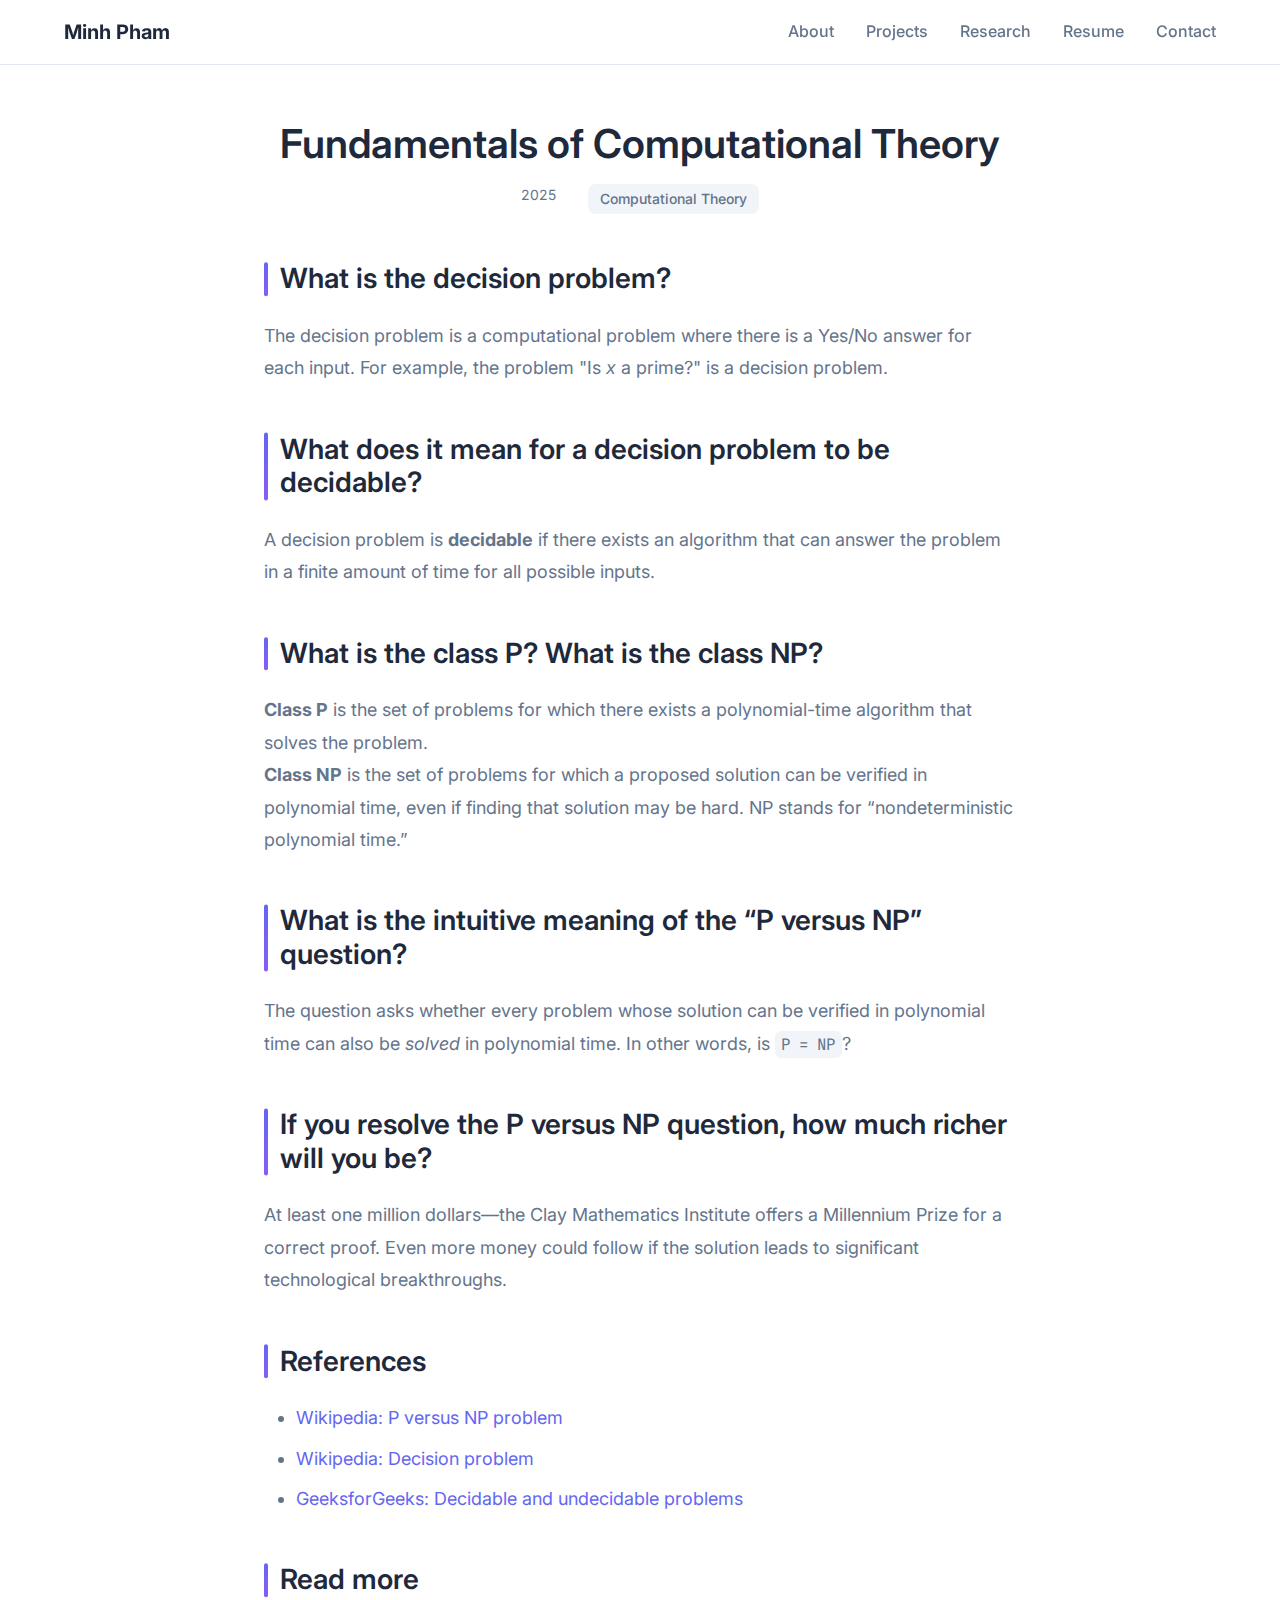
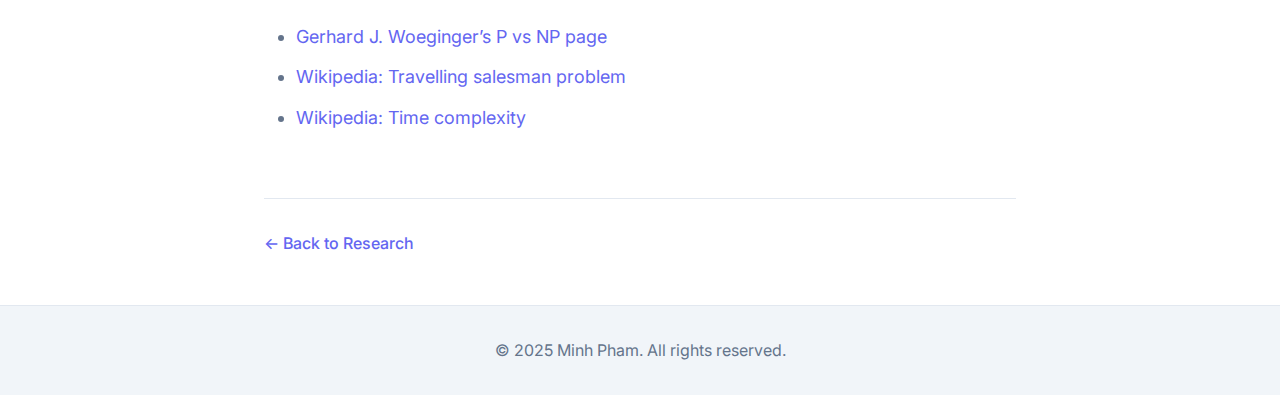
<file: computational_theory.html>
<!DOCTYPE html>
<html lang="en">
<head>
    <meta charset="UTF-8">
    <meta name="viewport" content="width=device-width, initial-scale=1.0">
    <title>Computational Theory Research - Minh Pham</title>
    <link rel="stylesheet" href="styles.css">
    <link rel="stylesheet" href="research-styles.css">
    <link rel="preconnect" href="https://fonts.googleapis.com">
    <link rel="preconnect" href="https://fonts.gstatic.com" crossorigin>
    <link href="https://fonts.googleapis.com/css2?family=Inter:wght@400;500;600;700&family=JetBrains+Mono:wght@400;500&display=swap" rel="stylesheet">
</head>
<body>
    <nav class="navbar">
        <div class="nav-container">
            <div class="nav-brand"><a href="index.html">Minh Pham</a></div>
            <ul class="nav-menu">
                <li><a href="index.html#about">About</a></li>
                <li><a href="index.html#projects">Projects</a></li>
                <li><a href="index.html#research">Research</a></li>
                <li><a href="Resume.pdf" target="_blank" rel="noopener noreferrer">Resume</a></li>
                <li><a href="index.html#contact">Contact</a></li>
            </ul>
            <div class="nav-toggle" id="mobile-menu">
                <span class="bar"></span>
                <span class="bar"></span>
                <span class="bar"></span>
            </div>
        </div>
    </nav>

    <main class="research-main">
        <article class="research-article">
            <header class="research-header">
                <h1>Fundamentals of Computational Theory</h1>
                <div class="research-meta">
                    <span class="research-date">2025</span>
                    <span class="research-category">Computational Theory</span>
                </div>
            </header>

            <div class="research-content">
                <h2>What is the decision problem?</h2>
                <p>The decision problem is a computational problem where there is a Yes/No answer for each input. For example, the problem "Is <em>x</em> a prime?" is a decision problem.</p>

                <h2>What does it mean for a decision problem to be decidable?</h2>
                <p>A decision problem is <strong>decidable</strong> if there exists an algorithm that can answer the problem in a finite amount of time for all possible inputs.</p>

                <h2>What is the class P? What is the class NP?</h2>
                <p><strong>Class P</strong> is the set of problems for which there exists a polynomial-time algorithm that solves the problem.<br>
                <strong>Class NP</strong> is the set of problems for which a proposed solution can be verified in polynomial time, even if finding that solution may be hard. NP stands for “nondeterministic polynomial time.”</p>

                <h2>What is the intuitive meaning of the “P versus NP” question?</h2>
                <p>The question asks whether every problem whose solution can be verified in polynomial time can also be <em>solved</em> in polynomial time. In other words, is <code>P = NP</code>?</p>

                <h2>If you resolve the P versus NP question, how much richer will you be?</h2>
                <p>At least one million dollars&mdash;the Clay Mathematics Institute offers a Millennium Prize for a correct proof. Even more money could follow if the solution leads to significant technological breakthroughs.</p>

                <h2>References</h2>
                <ul>
                    <li><a href="https://en.wikipedia.org/wiki/P_versus_NP_problem#Claimed_solutions">Wikipedia: P versus NP problem</a></li>
                    <li><a href="https://en.wikipedia.org/wiki/Decision_problem">Wikipedia: Decision problem</a></li>
                    <li><a href="https://www.geeksforgeeks.org/theory-of-computation/decidable-and-undecidable-problems-in-theory-of-computation/">GeeksforGeeks: Decidable and undecidable problems</a></li>
                </ul>

                <h2>Read more</h2>
                <ul>
                    <li><a href="https://wscor.win.tue.nl/woeginger/P-versus-NP.htm">Gerhard J. Woeginger’s P vs NP page</a></li>
                    <li><a href="https://en.wikipedia.org/wiki/Travelling_salesman_problem">Wikipedia: Travelling salesman problem</a></li>
                    <li><a href="https://en.wikipedia.org/wiki/Time_complexity">Wikipedia: Time complexity</a></li>
                </ul>
            </div>

            <footer class="research-footer">
                <a href="index.html#research" class="back-link">← Back to Research</a>
            </footer>
        </article>
    </main>

    <footer class="footer">
        <div class="container">
            <p>&copy; 2025 Minh Pham. All rights reserved.</p>
        </div>
    </footer>

    <script>
        const mobileMenu = document.getElementById('mobile-menu');
        const navMenu = document.querySelector('.nav-menu');
        mobileMenu.addEventListener('click', () => {
            navMenu.classList.toggle('active');
            mobileMenu.classList.toggle('active');
        });
    </script>
</body>
</html>
</file>
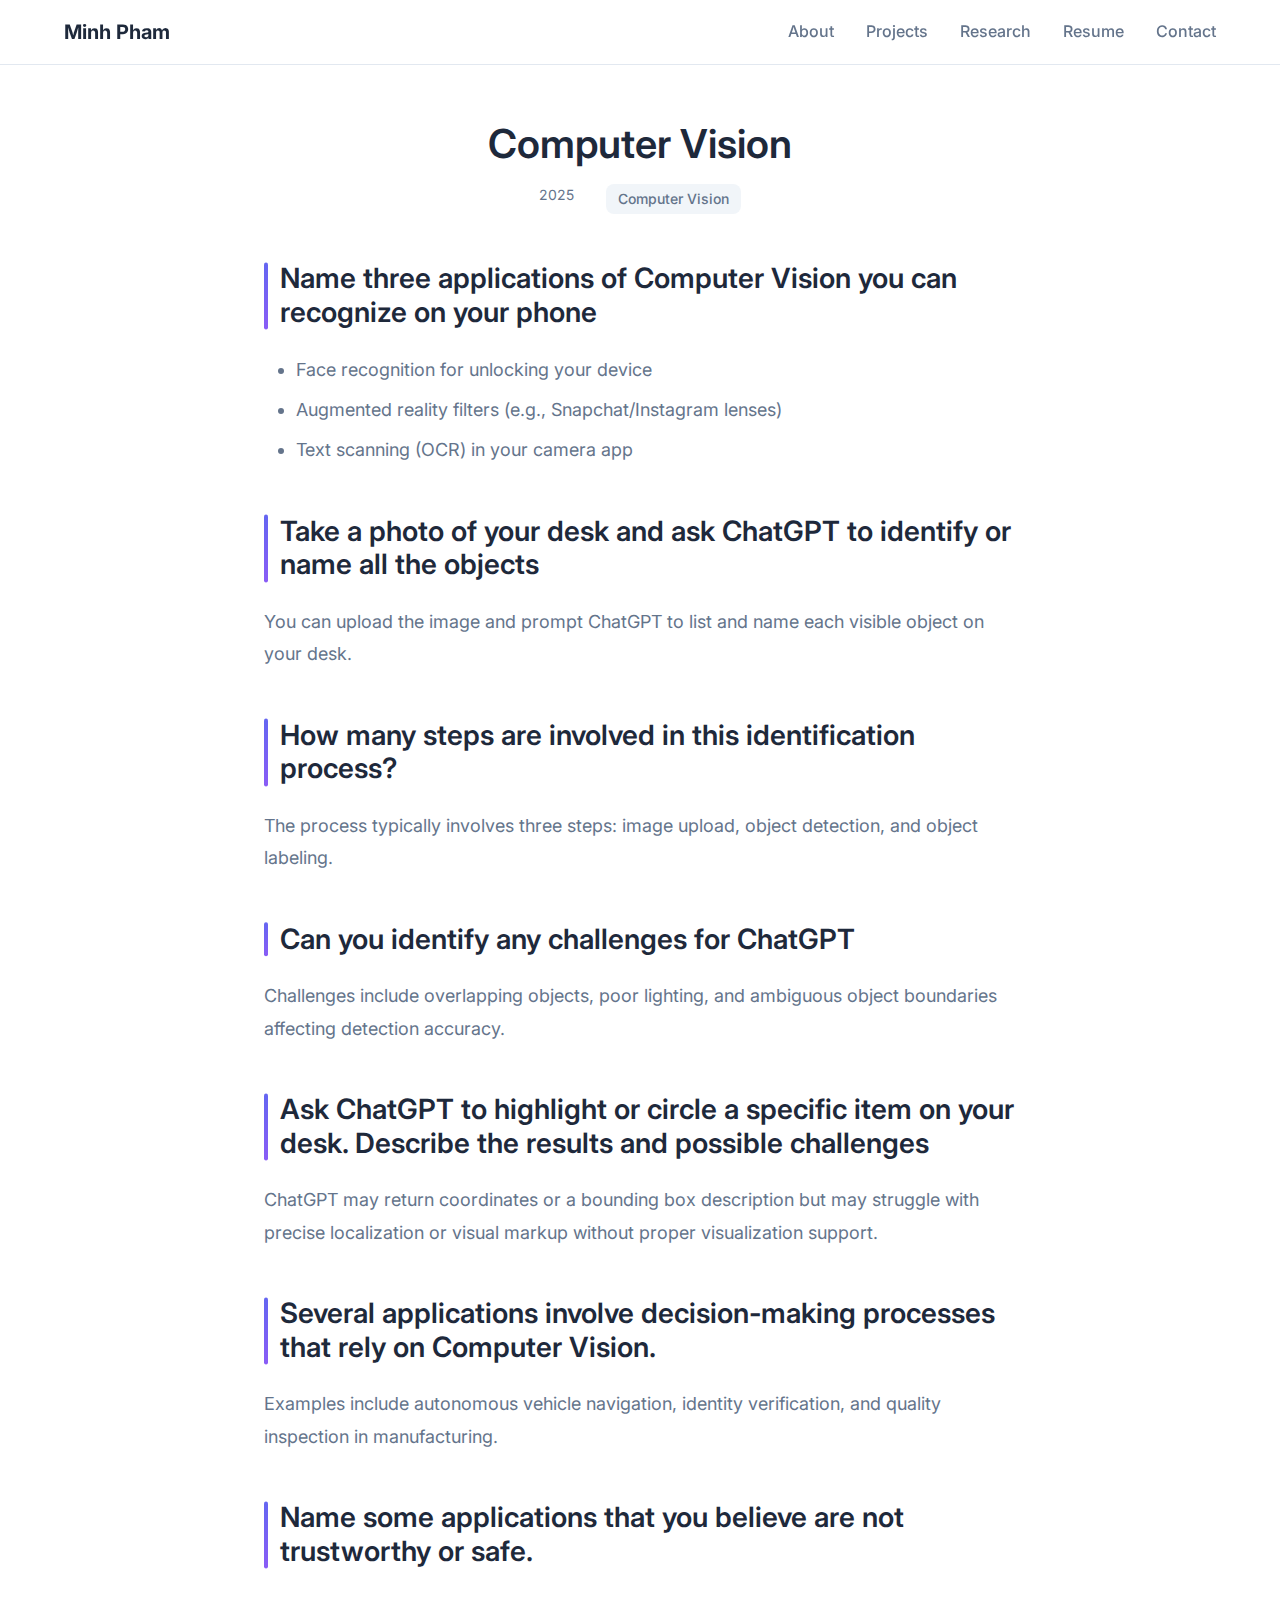
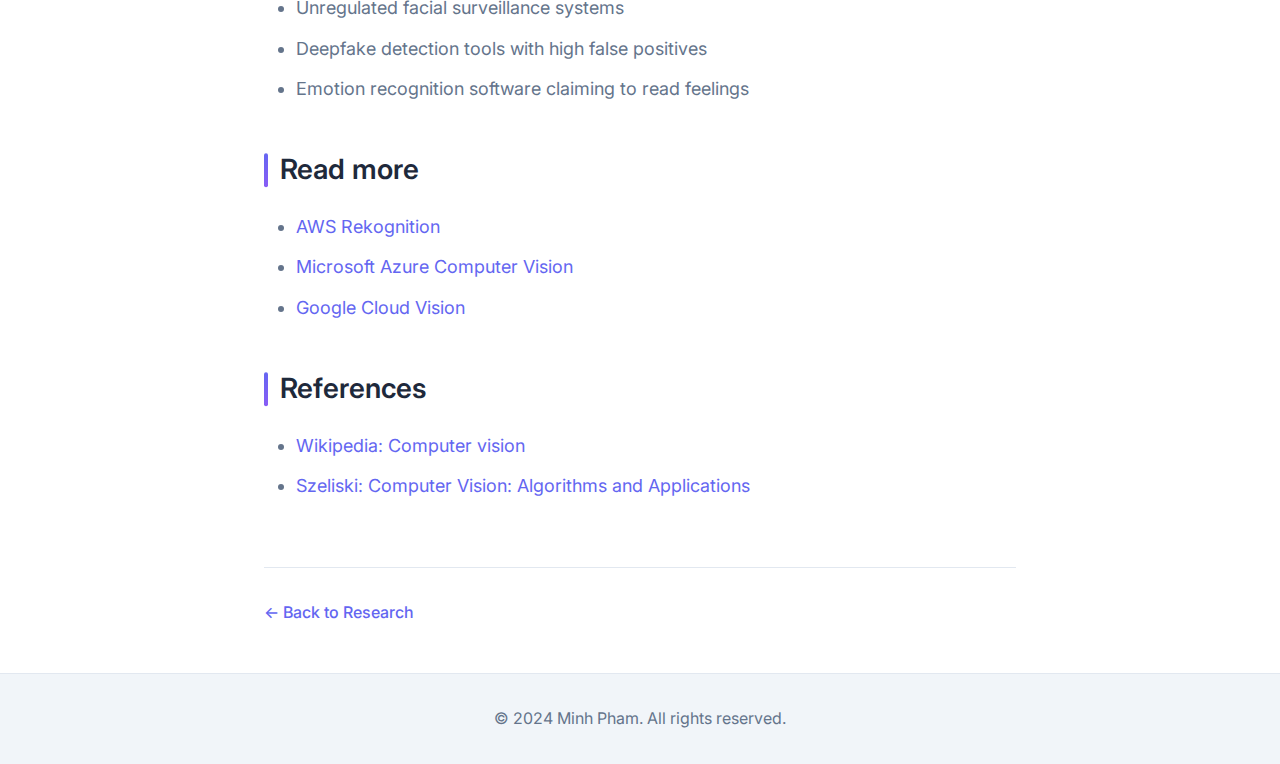
<file: computer_vision.html>
<!DOCTYPE html>
<html lang="en">
<head>
    <meta charset="UTF-8">
    <meta name="viewport" content="width=device-width, initial-scale=1.0">
    <title>Computer Vision - Minh Pham</title>
    <link rel="stylesheet" href="styles.css">
    <link rel="stylesheet" href="research-styles.css">
    <link rel="preconnect" href="https://fonts.googleapis.com">
    <link rel="preconnect" href="https://fonts.gstatic.com" crossorigin>
    <link href="https://fonts.googleapis.com/css2?family=Inter:wght@400;500;600;700&family=JetBrains+Mono:wght@400;500&display=swap" rel="stylesheet">
</head>
<body>
    <nav class="navbar">
        <div class="nav-container">
            <div class="nav-brand"><a href="index.html">Minh Pham</a></div>
            <ul class="nav-menu">
                <li><a href="index.html#about">About</a></li>
                <li><a href="index.html#projects">Projects</a></li>
                <li><a href="index.html#research">Research</a></li>
                <li><a href="Resume.pdf" target="_blank" rel="noopener noreferrer">Resume</a></li>
                <li><a href="index.html#contact">Contact</a></li>
            </ul>
            <div class="nav-toggle" id="mobile-menu">
                <span class="bar"></span>
                <span class="bar"></span>
                <span class="bar"></span>
            </div>
        </div>
    </nav>

    <main class="research-main">
        <article class="research-article">
            <header class="research-header">
                <h1>Computer Vision</h1>
                <div class="research-meta">
                    <span class="research-date">2025</span>
                    <span class="research-category">Computer Vision</span>
                </div>
            </header>

            <div class="research-content">
                <h2>Name three applications of Computer Vision you can recognize on your phone</h2>
                <ul>
                    <li>Face recognition for unlocking your device</li>
                    <li>Augmented reality filters (e.g., Snapchat/Instagram lenses)</li>
                    <li>Text scanning (OCR) in your camera app</li>
                </ul>

                <h2>Take a photo of your desk and ask ChatGPT to identify or name all the objects</h2>
                <p>You can upload the image and prompt ChatGPT to list and name each visible object on your desk.</p>

                <h2>How many steps are involved in this identification process?</h2>
                <p>The process typically involves three steps: image upload, object detection, and object labeling.</p>

                <h2>Can you identify any challenges for ChatGPT</h2>
                <p>Challenges include overlapping objects, poor lighting, and ambiguous object boundaries affecting detection accuracy.</p>

                <h2>Ask ChatGPT to highlight or circle a specific item on your desk. Describe the results and possible challenges</h2>
                <p>ChatGPT may return coordinates or a bounding box description but may struggle with precise localization or visual markup without proper visualization support.</p>

                <h2>Several applications involve decision-making processes that rely on Computer Vision.</h2>
                <p>Examples include autonomous vehicle navigation, identity verification, and quality inspection in manufacturing.</p>

                <h2>Name some applications that you believe are not trustworthy or safe.</h2>
                <ul>
                    <li>Unregulated facial surveillance systems</li>
                    <li>Deepfake detection tools with high false positives</li>
                    <li>Emotion recognition software claiming to read feelings</li>
                </ul>

                <h2>Read more</h2>
                <ul>
                    <li><a href="https://aws.amazon.com/rekognition/">AWS Rekognition</a></li>
                    <li><a href="https://azure.microsoft.com/en-us/services/cognitive-services/computer-vision/">Microsoft Azure Computer Vision</a></li>
                    <li><a href="https://cloud.google.com/vision">Google Cloud Vision</a></li>
                </ul>

                <h2>References</h2>
                <ul>
                    <li><a href="https://en.wikipedia.org/wiki/Computer_vision">Wikipedia: Computer vision</a></li>
                    <li><a href="https://szeliski.org/Book/">Szeliski: Computer Vision: Algorithms and Applications</a></li>
                </ul>
            </div>

            <footer class="research-footer">
                <a href="index.html#research" class="back-link">← Back to Research</a>
            </footer>
        </article>
    </main>

    <footer class="footer">
        <div class="container">
            <p>&copy; 2024 Minh Pham. All rights reserved.</p>
        </div>
    </footer>

    <script>
        // Mobile menu toggle
        const mobileMenu = document.getElementById('mobile-menu');
        const navMenu = document.querySelector('.nav-menu');

        mobileMenu.addEventListener('click', () => {
            navMenu.classList.toggle('active');
            mobileMenu.classList.toggle('active');
        });
    </script>
</body>
</html>
</file>
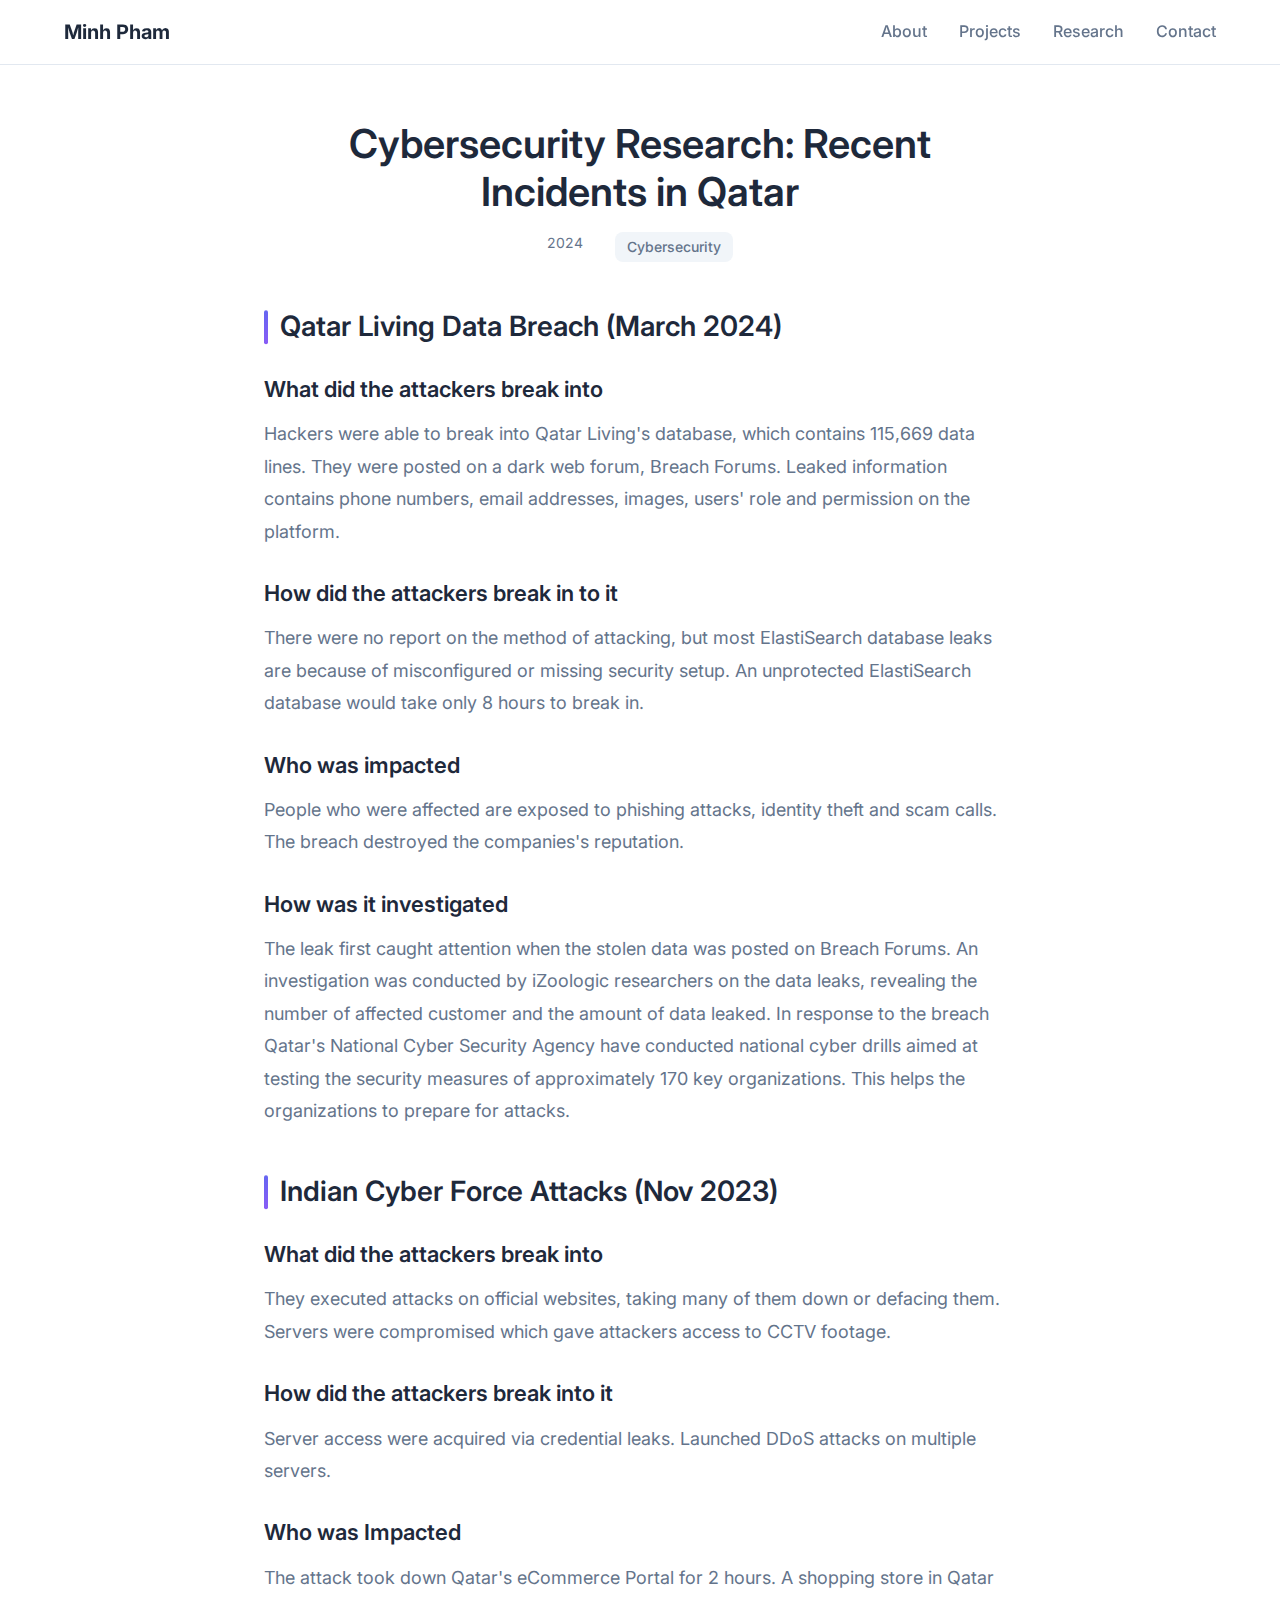
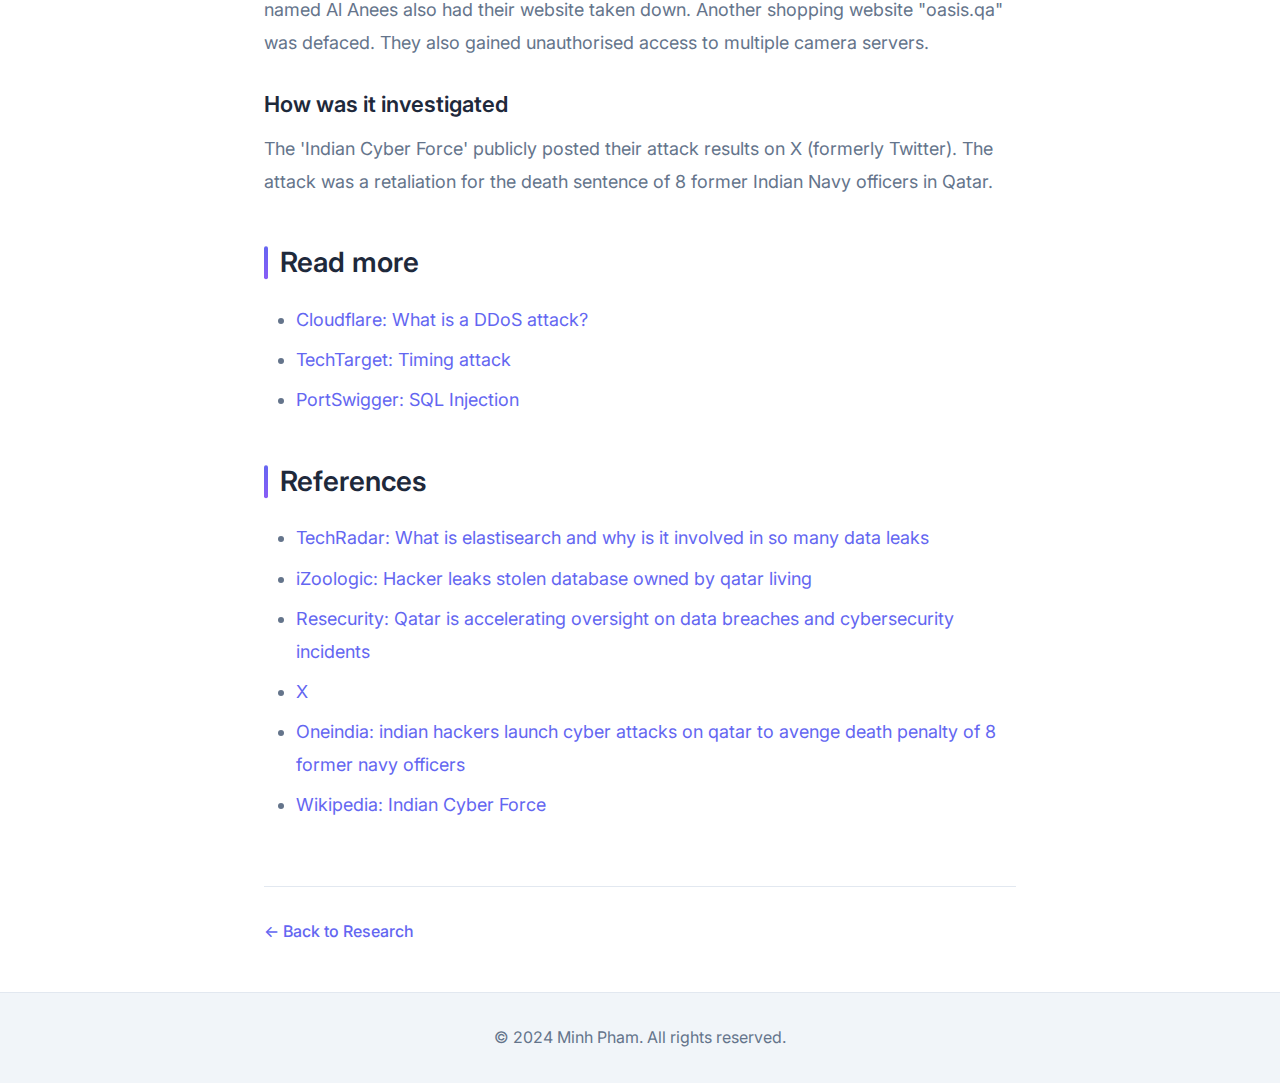
<file: cybersecurity.html>
<!DOCTYPE html>
<html lang="en">
<head>
    <meta charset="UTF-8">
    <meta name="viewport" content="width=device-width, initial-scale=1.0">
    <title>Cybersecurity Research - Minh Pham</title>
    <link rel="stylesheet" href="styles.css">
    <link rel="stylesheet" href="research-styles.css">
    <link rel="preconnect" href="https://fonts.googleapis.com">
    <link rel="preconnect" href="https://fonts.gstatic.com" crossorigin>
    <link href="https://fonts.googleapis.com/css2?family=Inter:wght@400;500;600;700&family=JetBrains+Mono:wght@400;500&display=swap" rel="stylesheet">
</head>
<body>
    <nav class="navbar">
        <div class="nav-container">
            <div class="nav-brand"><a href="index.html">Minh Pham</a></div>
            <ul class="nav-menu">
                <li><a href="index.html#about">About</a></li>
                <li><a href="index.html#projects">Projects</a></li>
                <li><a href="index.html#research">Research</a></li>
                <li><a href="index.html#contact">Contact</a></li>
            </ul>
            <div class="nav-toggle" id="mobile-menu">
                <span class="bar"></span>
                <span class="bar"></span>
                <span class="bar"></span>
            </div>
        </div>
    </nav>

    <main class="research-main">
        <article class="research-article">
            <header class="research-header">
                <h1>Cybersecurity Research: Recent Incidents in Qatar</h1>
                <div class="research-meta">
                    <span class="research-date">2024</span>
                    <span class="research-category">Cybersecurity</span>
                </div>
            </header>

            <div class="research-content">
                <h2>Qatar Living Data Breach (March 2024)</h2>
                
                <h3>What did the attackers break into</h3>
                <p>Hackers were able to break into Qatar Living's database, which contains 115,669 data lines. They were posted on a dark web forum, Breach Forums. Leaked information contains phone numbers, email addresses, images, users' role and permission on the platform.</p>
                
                <h3>How did the attackers break in to it</h3>
                <p>There were no report on the method of attacking, but most ElastiSearch database leaks are because of misconfigured or missing security setup. An unprotected ElastiSearch database would take only 8 hours to break in.</p>
                
                <h3>Who was impacted</h3>
                <p>People who were affected are exposed to phishing attacks, identity theft and scam calls. The breach destroyed the companies's reputation.</p>
                
                <h3>How was it investigated</h3>
                <p>The leak first caught attention when the stolen data was posted on Breach Forums. An investigation was conducted by iZoologic researchers on the data leaks, revealing the number of affected customer and the amount of data leaked. In response to the breach Qatar's National Cyber Security Agency have conducted national cyber drills aimed at testing the security measures of approximately 170 key organizations. This helps the organizations to prepare for attacks.</p>
                
                <h2>Indian Cyber Force Attacks (Nov 2023)</h2>
                
                <h3>What did the attackers break into</h3>
                <p>They executed attacks on official websites, taking many of them down or defacing them. Servers were compromised which gave attackers access to CCTV footage.</p>
                
                <h3>How did the attackers break into it</h3>
                <p>Server access were acquired via credential leaks. Launched DDoS attacks on multiple servers.</p>
                
                <h3>Who was Impacted</h3>
                <p>The attack took down Qatar's eCommerce Portal for 2 hours. A shopping store in Qatar named Al Anees also had their website taken down. Another shopping website "oasis.qa" was defaced. They also gained unauthorised access to multiple camera servers.</p>
                
                <h3>How was it investigated</h3>
                <p>The 'Indian Cyber Force' publicly posted their attack results on X (formerly Twitter). The attack was a retaliation for the death sentence of 8 former Indian Navy officers in Qatar.</p>
                
                <h2>Read more</h2>
                <ul>
                    <li><a href="https://www.cloudflare.com/learning/ddos/what-is-a-ddos-attack/">Cloudflare: What is a DDoS attack?</a></li>
                    <li><a href="https://www.techtarget.com/searchsecurity/definition/timing-attack">TechTarget: Timing attack</a></li>
                    <li><a href="https://portswigger.net/web-security/sql-injection">PortSwigger: SQL Injection</a></li>
                </ul>
                
                <h2>References</h2>
                <ul>
                    <li><a href="https://www.techradar.com/news/what-is-elasticsearch-and-why-is-it-involved-in-so-many-data-leaks">TechRadar: What is elastisearch and why is it involved in so many data leaks</a></li>
                    <li><a href="https://izoologic.com/region/middle-east/hacker-leaks-stolen-database-owned-by-qatar-living/">iZoologic: Hacker leaks stolen database owned by qatar living</a></li>
                    <li><a href="https://www.resecurity.com/blog/article/qatar-is-accelerating-oversight-on-data-breaches-and-cybersecurity-incidents">Resecurity: Qatar is accelerating oversight on data breaches and cybersecurity incidents</a></li>
                    <li><a href="https://x.com/stealthmole_int/status/1722129964756287992">X</a></li>
                    <li><a href="https://www.oneindia.com/india/indian-hackers-launch-cyber-attacks-on-qatar-to-avenge-death-penalty-of-8-former-navy-officers-3680133.html">Oneindia: indian hackers launch cyber attacks on qatar to avenge death penalty of 8 former navy officers</a></li>
                    <li><a href="https://en.wikipedia.org/wiki/Indian_Cyber_Force#cite_note-:0-38">Wikipedia: Indian Cyber Force</a></li>
                </ul>
            </div>

            <footer class="research-footer">
                <a href="index.html#research" class="back-link">← Back to Research</a>
            </footer>
        </article>
    </main>

    <footer class="footer">
        <div class="container">
            <p>&copy; 2024 Minh Pham. All rights reserved.</p>
        </div>
    </footer>

    <script>
        // Mobile menu toggle
        const mobileMenu = document.getElementById('mobile-menu');
        const navMenu = document.querySelector('.nav-menu');

        mobileMenu.addEventListener('click', () => {
            navMenu.classList.toggle('active');
            mobileMenu.classList.toggle('active');
        });
    </script>
</body>
</html>
</file>
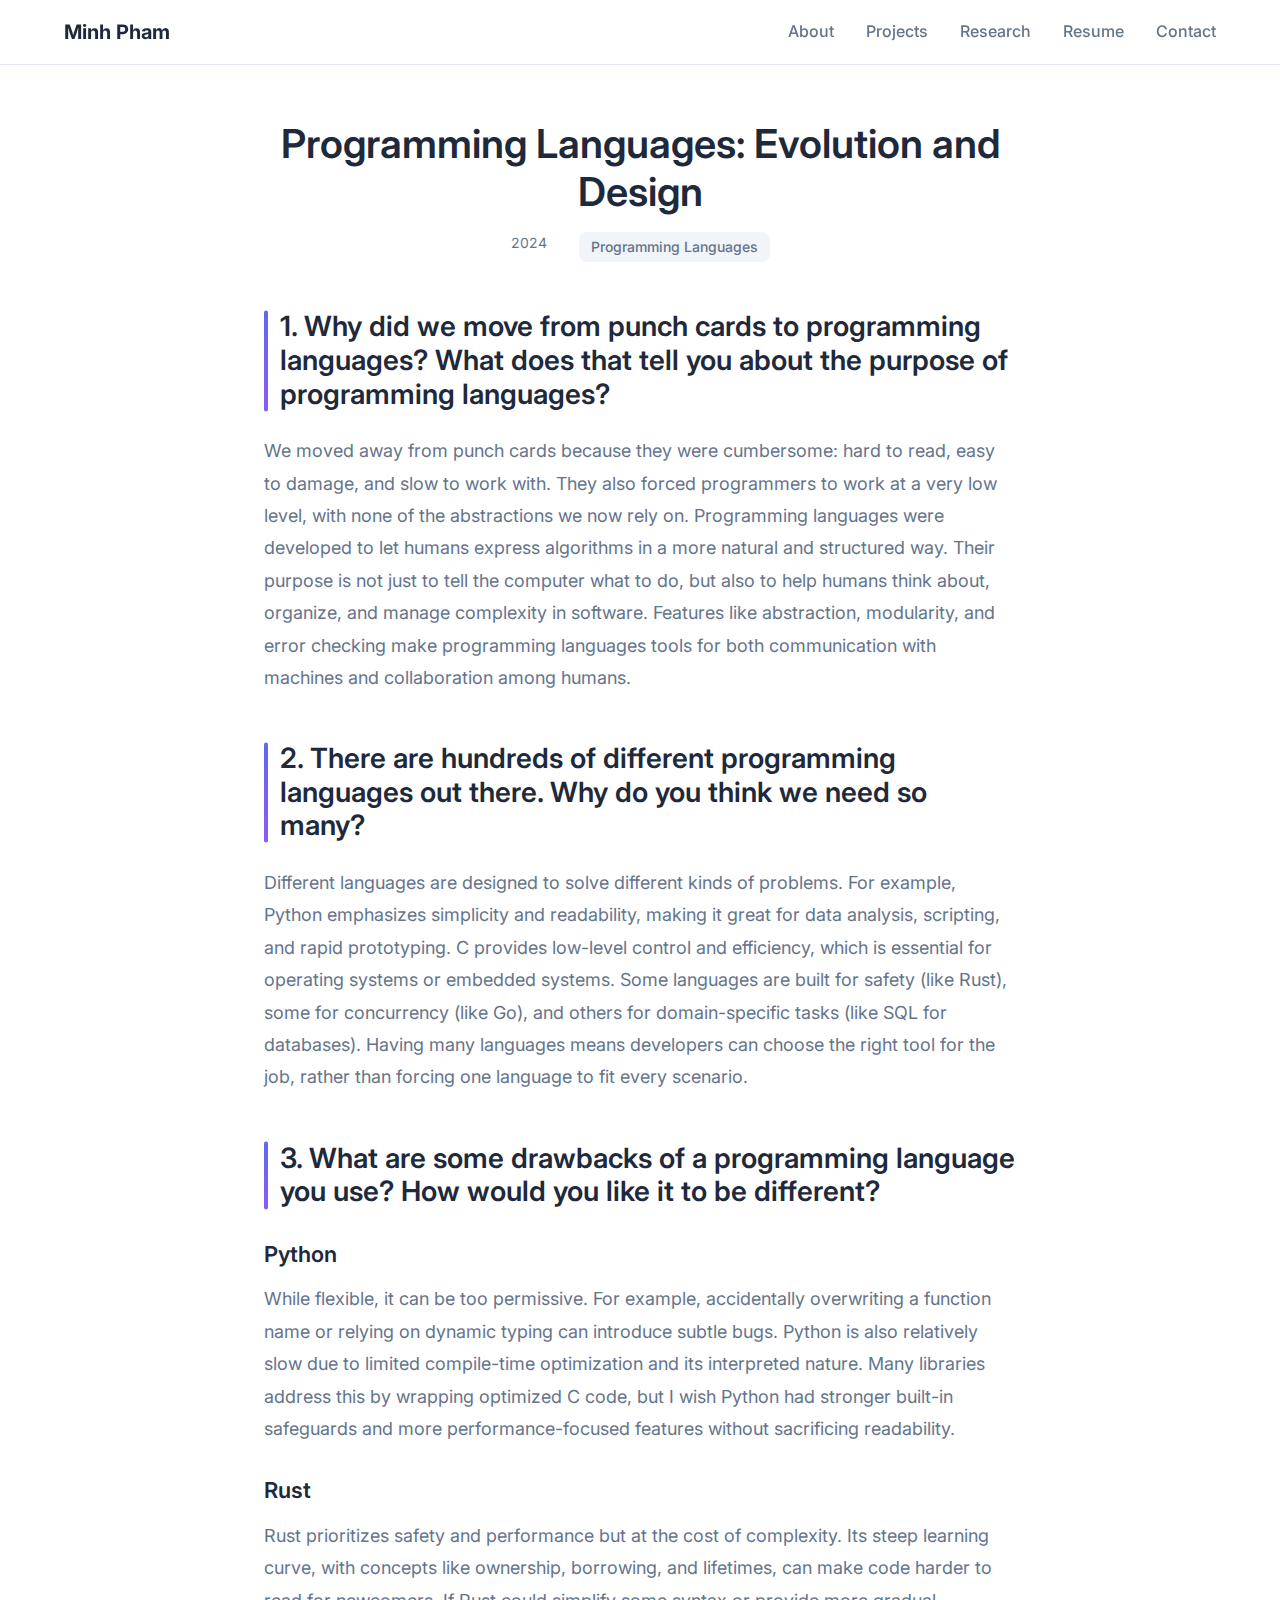
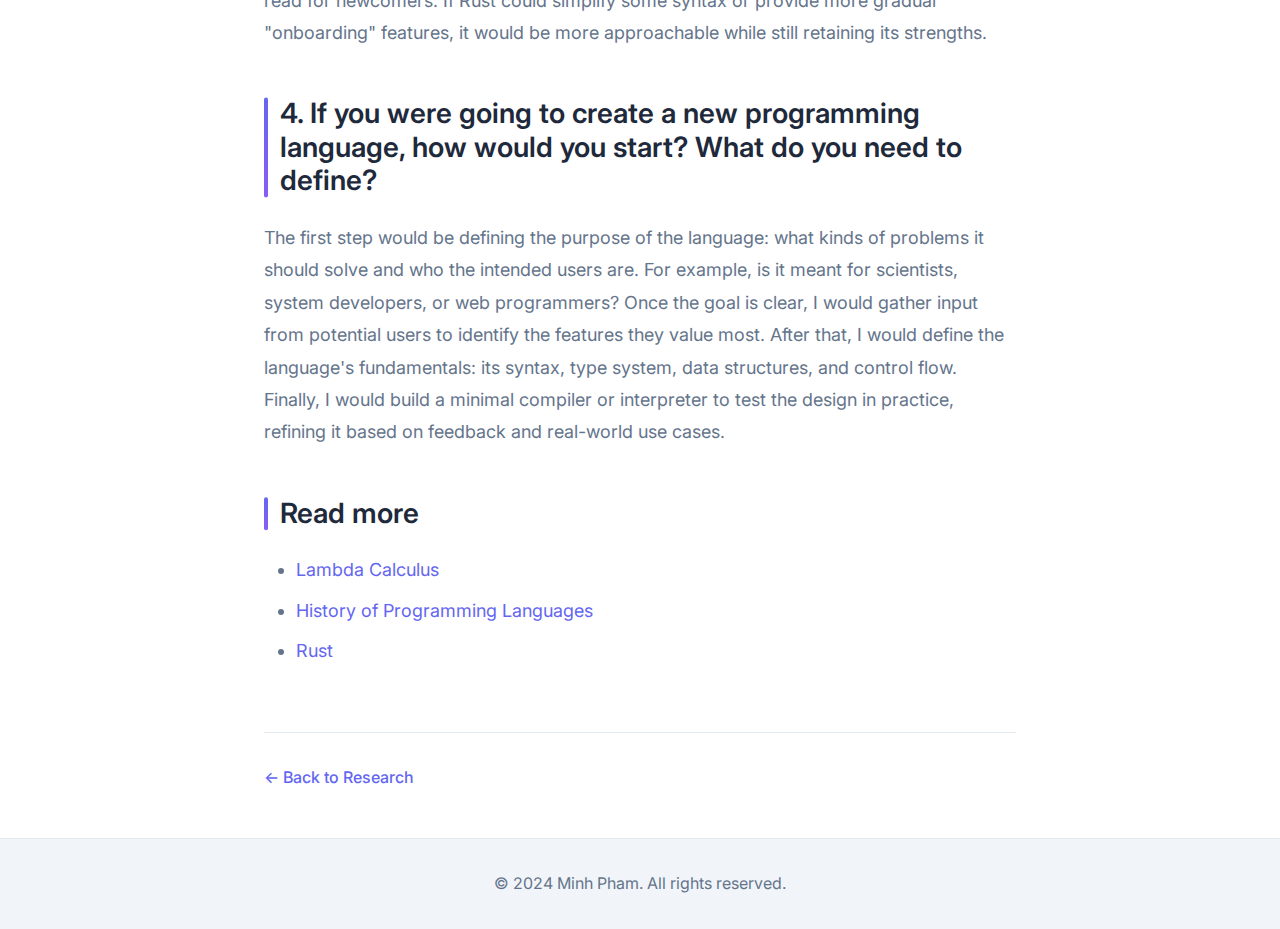
<file: pl.html>
<!DOCTYPE html>
<html lang="en">
<head>
    <meta charset="UTF-8">
    <meta name="viewport" content="width=device-width, initial-scale=1.0">
    <title>Programming Languages Research - Minh Pham</title>
    <link rel="stylesheet" href="styles.css">
    <link rel="stylesheet" href="research-styles.css">
    <link rel="preconnect" href="https://fonts.googleapis.com">
    <link rel="preconnect" href="https://fonts.gstatic.com" crossorigin>
    <link href="https://fonts.googleapis.com/css2?family=Inter:wght@400;500;600;700&family=JetBrains+Mono:wght@400;500&display=swap" rel="stylesheet">
</head>
<body>
    <nav class="navbar">
        <div class="nav-container">
            <div class="nav-brand"><a href="index.html">Minh Pham</a></div>
            <ul class="nav-menu">
                <li><a href="index.html#about">About</a></li>
                <li><a href="index.html#projects">Projects</a></li>
                <li><a href="index.html#research">Research</a></li>
                <li><a href="Resume.pdf" target="_blank" rel="noopener noreferrer">Resume</a></li>
                <li><a href="index.html#contact">Contact</a></li>
            </ul>
            <div class="nav-toggle" id="mobile-menu">
                <span class="bar"></span>
                <span class="bar"></span>
                <span class="bar"></span>
            </div>
        </div>
    </nav>

    <main class="research-main">
        <article class="research-article">
            <header class="research-header">
                <h1>Programming Languages: Evolution and Design</h1>
                <div class="research-meta">
                    <span class="research-date">2024</span>
                    <span class="research-category">Programming Languages</span>
                </div>
            </header>

            <div class="research-content">
                <h2>1. Why did we move from punch cards to programming languages? What does that tell you about the purpose of programming languages?</h2>
                
                <p>We moved away from punch cards because they were cumbersome: hard to read, easy to damage, and slow to work with. They also forced programmers to work at a very low level, with none of the abstractions we now rely on. Programming languages were developed to let humans express algorithms in a more natural and structured way. Their purpose is not just to tell the computer what to do, but also to help humans think about, organize, and manage complexity in software. Features like abstraction, modularity, and error checking make programming languages tools for both communication with machines and collaboration among humans.</p>
                
                <h2>2. There are hundreds of different programming languages out there. Why do you think we need so many?</h2>
                
                <p>Different languages are designed to solve different kinds of problems. For example, Python emphasizes simplicity and readability, making it great for data analysis, scripting, and rapid prototyping. C provides low-level control and efficiency, which is essential for operating systems or embedded systems. Some languages are built for safety (like Rust), some for concurrency (like Go), and others for domain-specific tasks (like SQL for databases). Having many languages means developers can choose the right tool for the job, rather than forcing one language to fit every scenario.</p>
                
                <h2>3. What are some drawbacks of a programming language you use? How would you like it to be different?</h2>
                
                <h3>Python</h3>
                <p>While flexible, it can be too permissive. For example, accidentally overwriting a function name or relying on dynamic typing can introduce subtle bugs. Python is also relatively slow due to limited compile-time optimization and its interpreted nature. Many libraries address this by wrapping optimized C code, but I wish Python had stronger built-in safeguards and more performance-focused features without sacrificing readability.</p>
                
                <h3>Rust</h3>
                <p>Rust prioritizes safety and performance but at the cost of complexity. Its steep learning curve, with concepts like ownership, borrowing, and lifetimes, can make code harder to read for newcomers. If Rust could simplify some syntax or provide more gradual "onboarding" features, it would be more approachable while still retaining its strengths.</p>
                
                <h2>4. If you were going to create a new programming language, how would you start? What do you need to define?</h2>
                
                <p>The first step would be defining the purpose of the language: what kinds of problems it should solve and who the intended users are. For example, is it meant for scientists, system developers, or web programmers? Once the goal is clear, I would gather input from potential users to identify the features they value most. After that, I would define the language's fundamentals: its syntax, type system, data structures, and control flow. Finally, I would build a minimal compiler or interpreter to test the design in practice, refining it based on feedback and real-world use cases.</p>
                <h2>Read more</h2>
                <ul>
                    <li><a href="https://www.cs.cmu.edu/~venkatg/teaching/15252-sp20/notes/lambda-calculus-slides.pdf">Lambda Calculus</a></li>
                    <li><a href="https://www.computer.org/publications/tech-news/insider-membership-news/timeline-of-programming-languages">History of Programming Languages</a></li>
                    <li><a href="https://doc.rust-lang.org/book/">Rust</a></li>
                </ul>
            </div>

            <footer class="research-footer">
                <a href="index.html#research" class="back-link">← Back to Research</a>
            </footer>
        </article>
    </main>

    <footer class="footer">
        <div class="container">
            <p>&copy; 2024 Minh Pham. All rights reserved.</p>
        </div>
    </footer>

    <script>
        // Mobile menu toggle
        const mobileMenu = document.getElementById('mobile-menu');
        const navMenu = document.querySelector('.nav-menu');

        mobileMenu.addEventListener('click', () => {
            navMenu.classList.toggle('active');
            mobileMenu.classList.toggle('active');
        });
    </script>
</body>
</html>
</file>
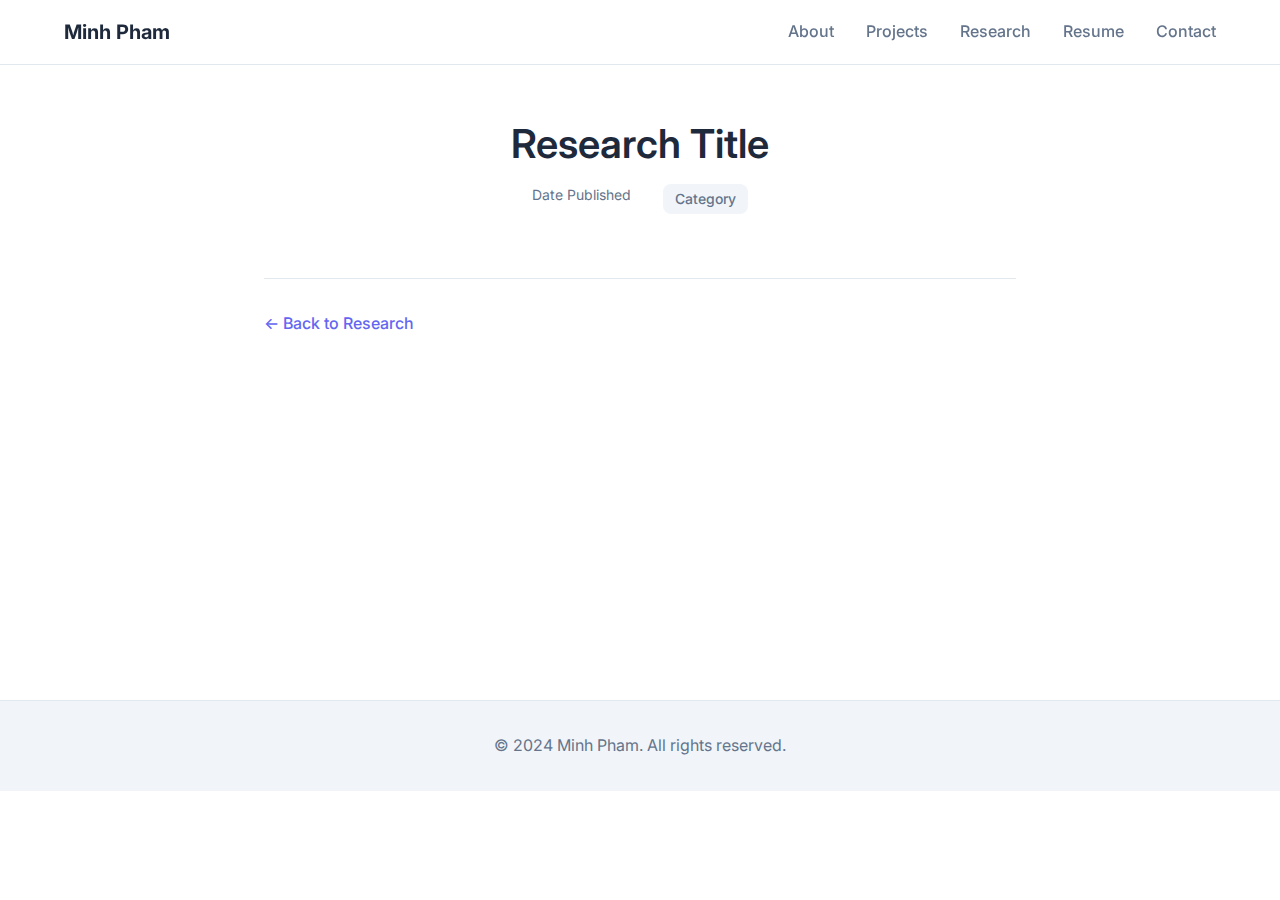
<file: research-template.html>
<!DOCTYPE html>
<html lang="en">
<head>
    <meta charset="UTF-8">
    <meta name="viewport" content="width=device-width, initial-scale=1.0">
    <title>Research Title - Minh Pham</title>
    <link rel="stylesheet" href="styles.css">
    <link rel="stylesheet" href="research-styles.css">
    <link rel="preconnect" href="https://fonts.googleapis.com">
    <link rel="preconnect" href="https://fonts.gstatic.com" crossorigin>
    <link href="https://fonts.googleapis.com/css2?family=Inter:wght@400;500;600;700&family=JetBrains+Mono:wght@400;500&display=swap" rel="stylesheet">
</head>
<body>
    <nav class="navbar">
        <div class="nav-container">
            <div class="nav-brand"><a href="index.html">Minh Pham</a></div>
            <ul class="nav-menu">
                <li><a href="index.html#about">About</a></li>
                <li><a href="index.html#projects">Projects</a></li>
                <li><a href="index.html#research">Research</a></li>
                <li><a href="Resume.pdf" target="_blank" rel="noopener noreferrer">Resume</a></li>
                <li><a href="index.html#contact">Contact</a></li>
            </ul>
            <div class="nav-toggle" id="mobile-menu">
                <span class="bar"></span>
                <span class="bar"></span>
                <span class="bar"></span>
            </div>
        </div>
    </nav>

    <main class="research-main">
        <article class="research-article">
            <header class="research-header">
                <h1>Research Title</h1>
                <div class="research-meta">
                    <span class="research-date">Date Published</span>
                    <span class="research-category">Category</span>
                </div>
            </header>

            <div class="research-content">
                <!-- Your research content goes here -->
                <!-- Use standard HTML tags like h2, h3, p, ul, ol, blockquote, etc. -->
            </div>

            <footer class="research-footer">
                <a href="index.html#research" class="back-link">← Back to Research</a>
            </footer>
        </article>
    </main>

    <footer class="footer">
        <div class="container">
            <p>&copy; 2024 Minh Pham. All rights reserved.</p>
        </div>
    </footer>

    <script>
        // Mobile menu toggle
        const mobileMenu = document.getElementById('mobile-menu');
        const navMenu = document.querySelector('.nav-menu');

        mobileMenu.addEventListener('click', () => {
            navMenu.classList.toggle('active');
            mobileMenu.classList.toggle('active');
        });
    </script>
</body>
</html>
</file>
<file: research-styles.css>
/* Research Page Specific Styles */
.research-main {
    min-height: calc(100vh - 200px);
    padding-top: 120px;
    padding-bottom: 3rem;
}

.research-article {
    max-width: 800px;
    margin: 0 auto;
    padding: 0 1.5rem;
}

.research-header {
    text-align: center;
    margin-bottom: 3rem;
}

.research-header h1 {
    font-size: 2.5rem;
    color: var(--text-primary);
    margin-bottom: 1rem;
}

.research-meta {
    display: flex;
    gap: 2rem;
    justify-content: center;
    color: var(--text-secondary);
    font-size: 0.875rem;
}

.research-category {
    padding: 0.25rem 0.75rem;
    background: var(--bg-tertiary);
    border-radius: var(--radius-md);
    font-weight: 500;
}

/* Research Content Typography */
.research-content {
    font-size: 1.125rem;
    line-height: 1.8;
    color: var(--text-secondary);
}

.research-content h2 {
    font-size: 1.75rem;
    color: var(--text-primary);
    margin-top: 3rem;
    margin-bottom: 1.5rem;
    position: relative;
    padding-left: 1rem;
}

.research-content h2::before {
    content: '';
    position: absolute;
    left: 0;
    top: 50%;
    transform: translateY(-50%);
    width: 4px;
    height: 100%;
    background: linear-gradient(135deg, var(--primary-color), var(--secondary-color));
    border-radius: 2px;
}

.research-content h3 {
    font-size: 1.375rem;
    color: var(--text-primary);
    margin-top: 2rem;
    margin-bottom: 1rem;
}

.research-content p {
    margin-bottom: 1.5rem;
}

.research-content ul,
.research-content ol {
    margin-bottom: 1.5rem;
    padding-left: 2rem;
}

.research-content li {
    margin-bottom: 0.5rem;
}

.research-content a {
    color: var(--primary-color);
    text-decoration: none;
    border-bottom: 1px solid transparent;
    transition: border-color var(--transition-base);
}

.research-content a:hover {
    border-bottom-color: var(--primary-color);
}

.research-content blockquote {
    margin: 2rem 0;
    padding: 1.5rem;
    background: var(--bg-secondary);
    border-left: 4px solid var(--primary-color);
    border-radius: var(--radius-md);
    font-style: italic;
}

.research-content code {
    font-family: 'JetBrains Mono', monospace;
    font-size: 0.875em;
    padding: 0.2rem 0.4rem;
    background: var(--bg-tertiary);
    border-radius: var(--radius-sm);
}

.research-content pre {
    margin: 2rem 0;
    padding: 1.5rem;
    background: var(--bg-tertiary);
    border-radius: var(--radius-md);
    overflow-x: auto;
}

.research-content pre code {
    background: none;
    padding: 0;
}

/* Research Footer */
.research-footer {
    margin-top: 4rem;
    padding-top: 2rem;
    border-top: 1px solid var(--border-color);
}

.back-link {
    display: inline-flex;
    align-items: center;
    color: var(--primary-color);
    text-decoration: none;
    font-weight: 500;
    transition: all var(--transition-base);
}

.back-link:hover {
    transform: translateX(-4px);
}

/* Responsive adjustments */
@media (max-width: 768px) {
    .research-header h1 {
        font-size: 2rem;
    }
    
    .research-content {
        font-size: 1rem;
    }
    
    .research-content h2 {
        font-size: 1.5rem;
    }
    
    .research-content h3 {
        font-size: 1.25rem;
    }
}

/* Nav brand link style */
.nav-brand a {
    text-decoration: none;
    color: inherit;
}
</file>
<file: styles.css>
/* CSS Reset and Variables */
:root {
    --primary-color: #6366f1;
    --secondary-color: #8b5cf6;
    --accent-color: #ec4899;
    --text-primary: #1e293b;
    --text-secondary: #64748b;
    --bg-primary: #ffffff;
    --bg-secondary: #f8fafc;
    --bg-tertiary: #f1f5f9;
    --border-color: #e2e8f0;
    --shadow-sm: 0 1px 2px 0 rgba(0, 0, 0, 0.05);
    --shadow-md: 0 4px 6px -1px rgba(0, 0, 0, 0.1), 0 2px 4px -1px rgba(0, 0, 0, 0.06);
    --shadow-lg: 0 10px 15px -3px rgba(0, 0, 0, 0.1), 0 4px 6px -2px rgba(0, 0, 0, 0.05);
    --shadow-xl: 0 20px 25px -5px rgba(0, 0, 0, 0.1), 0 10px 10px -5px rgba(0, 0, 0, 0.04);
    --transition-fast: 150ms ease;
    --transition-base: 200ms ease;
    --transition-slow: 300ms ease;
    --radius-sm: 0.375rem;
    --radius-md: 0.5rem;
    --radius-lg: 0.75rem;
    --radius-xl: 1rem;
}

* {
    margin: 0;
    padding: 0;
    box-sizing: border-box;
}

html {
    scroll-behavior: smooth;
}

body {
    font-family: 'Inter', -apple-system, BlinkMacSystemFont, 'Segoe UI', Roboto, sans-serif;
    color: var(--text-primary);
    background-color: var(--bg-primary);
    line-height: 1.6;
    -webkit-font-smoothing: antialiased;
    -moz-osx-font-smoothing: grayscale;
}

/* Typography */
h1, h2, h3, h4, h5, h6 {
    font-weight: 600;
    line-height: 1.2;
    margin-bottom: 1rem;
}

h1 { font-size: 3rem; }
h2 { font-size: 2rem; }
h3 { font-size: 1.5rem; }
h4 { font-size: 1.25rem; }

p {
    margin-bottom: 1rem;
    color: var(--text-secondary);
}

/* Container */
.container {
    max-width: 1200px;
    margin: 0 auto;
    padding: 0 1.5rem;
}

/* Navigation */
.navbar {
    position: fixed;
    top: 0;
    width: 100%;
    background: rgba(255, 255, 255, 0.8);
    backdrop-filter: blur(10px);
    border-bottom: 1px solid var(--border-color);
    z-index: 1000;
    transition: all var(--transition-base);
}

.nav-container {
    max-width: 1200px;
    margin: 0 auto;
    padding: 1rem 1.5rem;
    display: flex;
    justify-content: space-between;
    align-items: center;
}

.nav-brand {
    font-size: 1.25rem;
    font-weight: 700;
    color: var(--text-primary);
}

.nav-menu {
    display: flex;
    list-style: none;
    gap: 2rem;
}

.nav-menu a {
    text-decoration: none;
    color: var(--text-secondary);
    font-weight: 500;
    transition: color var(--transition-fast);
    position: relative;
}

.nav-menu a:hover,
.nav-menu a.active {
    color: var(--primary-color);
}

.nav-menu a::after {
    content: '';
    position: absolute;
    bottom: -4px;
    left: 0;
    width: 0;
    height: 2px;
    background: var(--primary-color);
    transition: width var(--transition-base);
}

.nav-menu a:hover::after,
.nav-menu a.active::after {
    width: 100%;
}

.nav-toggle {
    display: none;
    flex-direction: column;
    cursor: pointer;
}

.nav-toggle .bar {
    width: 25px;
    height: 3px;
    background: var(--text-primary);
    margin: 3px 0;
    transition: all var(--transition-base);
    border-radius: 2px;
}

/* Hero Section */
.hero {
    min-height: 100vh;
    display: flex;
    align-items: center;
    justify-content: center;
    position: relative;
    padding-top: 80px;
    background: linear-gradient(135deg, var(--bg-secondary) 0%, var(--bg-primary) 100%);
}

.hero-content {
    text-align: center;
    animation: fadeInUp 1s ease;
}

.hero-title {
    font-size: clamp(2.5rem, 5vw, 4rem);
    margin-bottom: 1.5rem;
    font-weight: 700;
}

.gradient-text {
    background: linear-gradient(135deg, var(--primary-color), var(--secondary-color), var(--accent-color));
    -webkit-background-clip: text;
    -webkit-text-fill-color: transparent;
    background-clip: text;
}

.hero-subtitle {
    font-size: 1.25rem;
    color: var(--text-secondary);
    margin-bottom: 2.5rem;
}

.hero-links {
    display: flex;
    gap: 1rem;
    justify-content: center;
    flex-wrap: wrap;
}

.hero-link {
    display: inline-flex;
    align-items: center;
    gap: 0.5rem;
    padding: 0.75rem 1.5rem;
    background: var(--bg-primary);
    border: 2px solid var(--border-color);
    border-radius: var(--radius-lg);
    text-decoration: none;
    color: var(--text-primary);
    font-weight: 500;
    transition: all var(--transition-base);
}

.hero-link:hover {
    transform: translateY(-2px);
    box-shadow: var(--shadow-lg);
    border-color: var(--primary-color);
    color: var(--primary-color);
}

.icon {
    width: 20px;
    height: 20px;
}

.hero-scroll {
    position: absolute;
    bottom: 2rem;
    left: 50%;
    transform: translateX(-50%);
}

.scroll-indicator {
    width: 30px;
    height: 50px;
    border: 2px solid var(--border-color);
    border-radius: 25px;
    position: relative;
}

.scroll-indicator::before {
    content: '';
    position: absolute;
    top: 8px;
    left: 50%;
    width: 6px;
    height: 6px;
    background: var(--primary-color);
    border-radius: 50%;
    transform: translateX(-50%);
    animation: scroll 2s infinite;
}

/* Sections */
.section {
    padding: 5rem 0;
}

.section:nth-child(even) {
    background: var(--bg-secondary);
}

.section-title {
    text-align: center;
    margin-bottom: 3rem;
    position: relative;
}

.section-title::after {
    content: '';
    position: absolute;
    bottom: -10px;
    left: 50%;
    transform: translateX(-50%);
    width: 60px;
    height: 4px;
    background: linear-gradient(135deg, var(--primary-color), var(--secondary-color));
    border-radius: 2px;
}

/* About Section */
.about-content {
    max-width: 800px;
    margin: 0 auto;
    text-align: center;
}

.about-content p {
    font-size: 1.125rem;
    line-height: 1.8;
}

/* Projects Section */
.project-showcase {
    display: flex;
    flex-direction: column;
    gap: 3rem;
    align-items: center;
    max-width: 1400px;
    margin: 0 auto;
}

.project-info {
    max-width: 800px;
    text-align: center;
}

.project-info h3 {
    font-size: 2rem;
    margin-bottom: 1rem;
}

.project-tech {
    display: flex;
    gap: 0.75rem;
    flex-wrap: wrap;
    margin: 1.5rem 0;
}

.tech-tag {
    padding: 0.25rem 0.75rem;
    background: var(--bg-tertiary);
    border-radius: var(--radius-md);
    font-size: 0.875rem;
    font-weight: 500;
    color: var(--primary-color);
}

.controls {
    background: var(--bg-tertiary);
    padding: 1.5rem;
    border-radius: var(--radius-lg);
    margin: 1.5rem 0;
}

.controls h4 {
    font-size: 1rem;
    margin-bottom: 1rem;
}

.controls-list {
    list-style: none;
    display: grid;
    grid-template-columns: repeat(2, 1fr);
    gap: 0.5rem;
}

.controls-list li {
    font-size: 0.875rem;
    color: var(--text-secondary);
}

kbd {
    display: inline-block;
    padding: 0.2rem 0.4rem;
    font-size: 0.75rem;
    font-family: 'JetBrains Mono', monospace;
    background: var(--bg-primary);
    border: 1px solid var(--border-color);
    border-radius: var(--radius-sm);
    box-shadow: 0 2px 0 var(--border-color);
    margin-right: 0.25rem;
}

.project-link {
    display: inline-flex;
    align-items: center;
    color: var(--primary-color);
    text-decoration: none;
    font-weight: 500;
    transition: all var(--transition-base);
}

.project-link:hover {
    transform: translateX(4px);
}

.update-note {
    margin-top: 1rem;
    font-size: 0.875rem;
    color: var(--accent-color);
}

.project-game {
    display: flex;
    justify-content: center;
    align-items: center;
    width: 100%;
    overflow-x: auto;
    padding: 1rem;
}

#canvas {
    border-radius: var(--radius-lg);
    box-shadow: var(--shadow-xl);
    display: block;
}

/* Research Section */
.research-grid {
    display: grid;
    grid-template-columns: repeat(auto-fit, minmax(320px, 1fr));
    gap: 2rem;
}

.research-card {
    background: var(--bg-primary);
    padding: 2rem;
    border-radius: var(--radius-lg);
    box-shadow: var(--shadow-md);
    transition: all var(--transition-base);
    border: 2px solid transparent;
}

.research-card:hover {
    transform: translateY(-4px);
    box-shadow: var(--shadow-xl);
    border-color: var(--primary-color);
}

.research-icon {
    font-size: 2.5rem;
    margin-bottom: 1rem;
}

.research-card h3 {
    margin-bottom: 1rem;
}

.research-card p {
    margin-bottom: 1.5rem;
}

.research-link {
    color: var(--primary-color);
    text-decoration: none;
    font-weight: 500;
    transition: all var(--transition-base);
}

.research-link:hover {
    transform: translateX(4px);
    display: inline-block;
}

/* Contact Section */
.contact {
    text-align: center;
}

.contact-text {
    font-size: 1.125rem;
    margin-bottom: 2rem;
}

.contact-links {
    display: flex;
    gap: 1.5rem;
    justify-content: center;
    flex-wrap: wrap;
}

.contact-link {
    padding: 0.75rem 2rem;
    background: linear-gradient(135deg, var(--primary-color), var(--secondary-color));
    color: white;
    text-decoration: none;
    border-radius: var(--radius-lg);
    font-weight: 500;
    transition: all var(--transition-base);
}

.contact-link:hover {
    transform: translateY(-2px);
    box-shadow: var(--shadow-lg);
}

/* Footer */
.footer {
    background: var(--bg-tertiary);
    padding: 2rem 0;
    text-align: center;
    border-top: 1px solid var(--border-color);
}

.footer p {
    color: var(--text-secondary);
    margin: 0;
}

/* Animations */
@keyframes fadeInUp {
    from {
        opacity: 0;
        transform: translateY(30px);
    }
    to {
        opacity: 1;
        transform: translateY(0);
    }
}

@keyframes scroll {
    0% {
        transform: translate(-50%, 0);
        opacity: 1;
    }
    100% {
        transform: translate(-50%, 20px);
        opacity: 0;
    }
}

/* Responsive Design */
@media (max-width: 768px) {
    .nav-menu {
        position: fixed;
        left: -100%;
        top: 70px;
        flex-direction: column;
        background-color: var(--bg-primary);
        width: 100%;
        text-align: center;
        transition: all var(--transition-slow);
        box-shadow: var(--shadow-lg);
        padding: 2rem 0;
        border-top: 1px solid var(--border-color);
    }

    .nav-menu.active {
        left: 0;
    }

    .nav-toggle {
        display: flex;
    }

    .nav-toggle.active .bar:nth-child(2) {
        opacity: 0;
    }

    .nav-toggle.active .bar:nth-child(1) {
        transform: translateY(6px) rotate(45deg);
    }

    .nav-toggle.active .bar:nth-child(3) {
        transform: translateY(-6px) rotate(-45deg);
    }

    #canvas {
        max-width: 100%;
        height: auto;
    }

    .controls-list {
        grid-template-columns: 1fr;
    }

    .hero-title {
        font-size: 2.5rem;
    }

    .section {
        padding: 3rem 0;
    }
}
</file>
